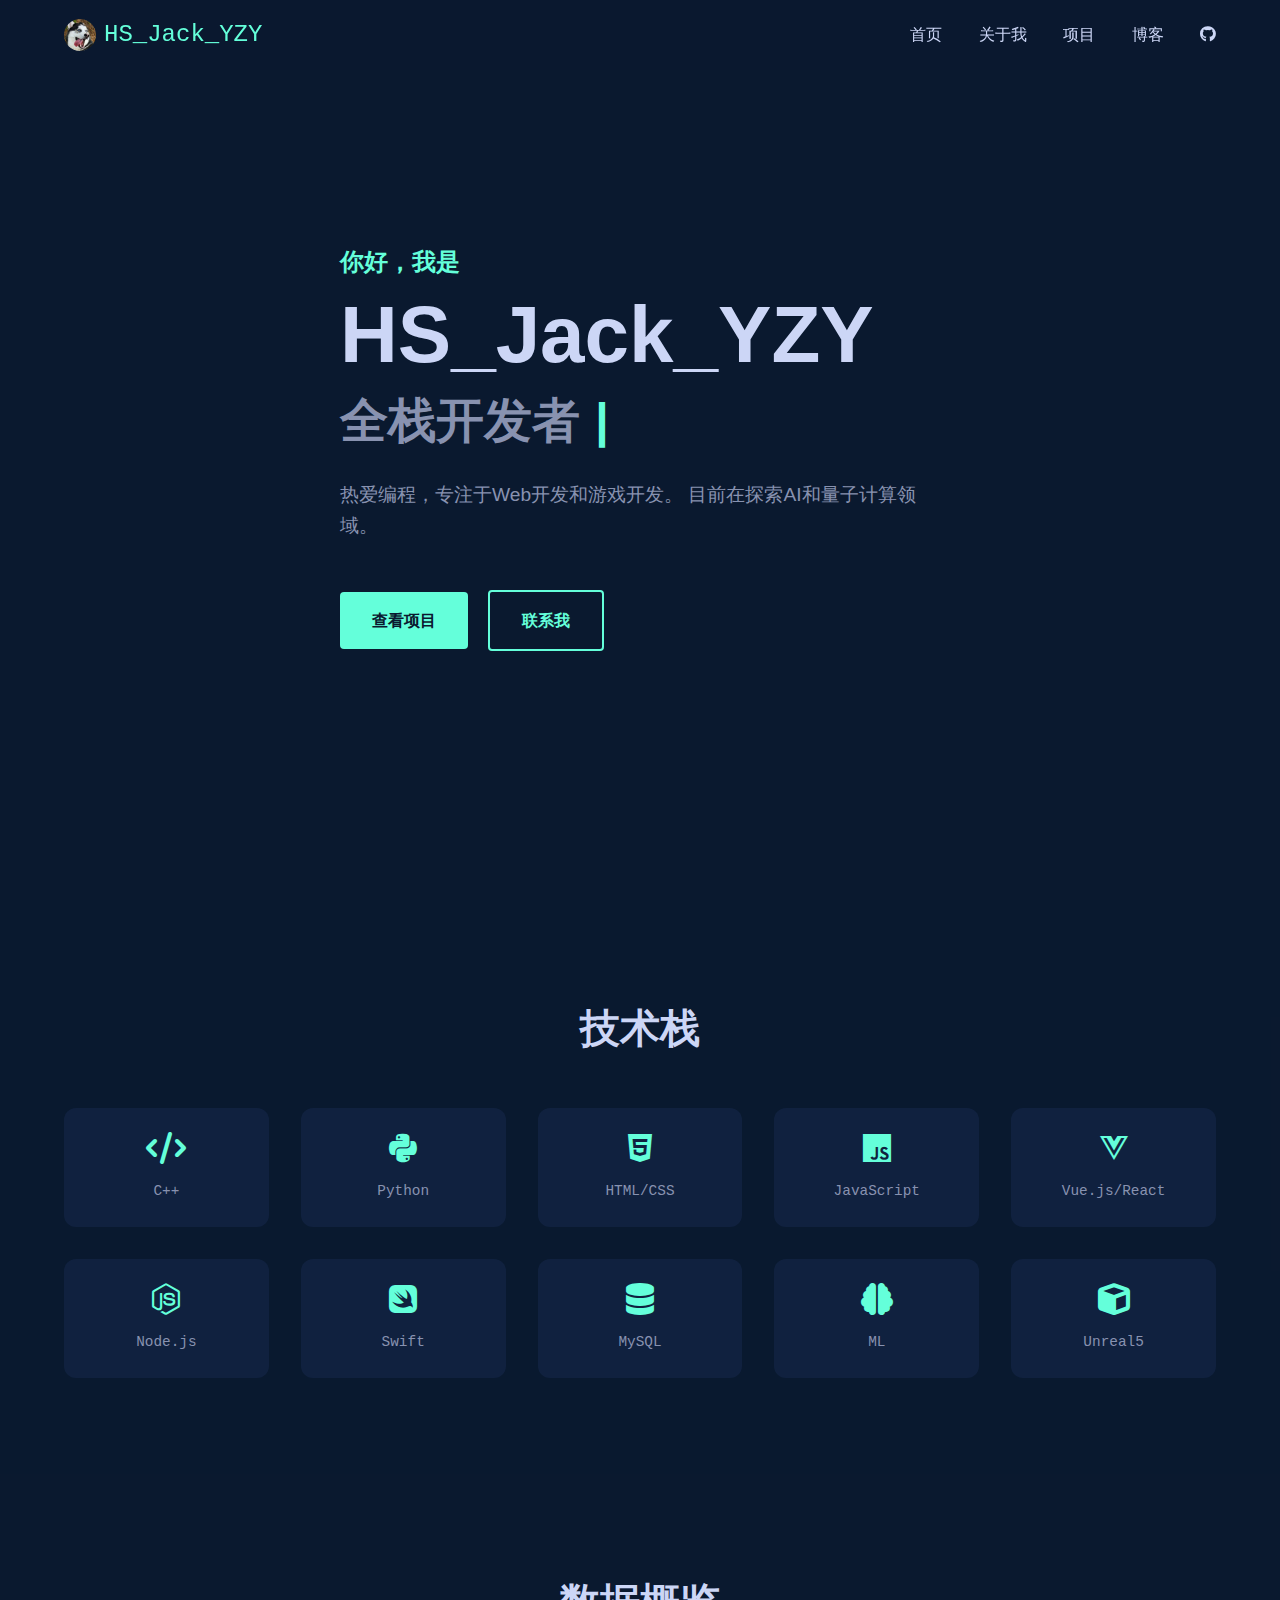
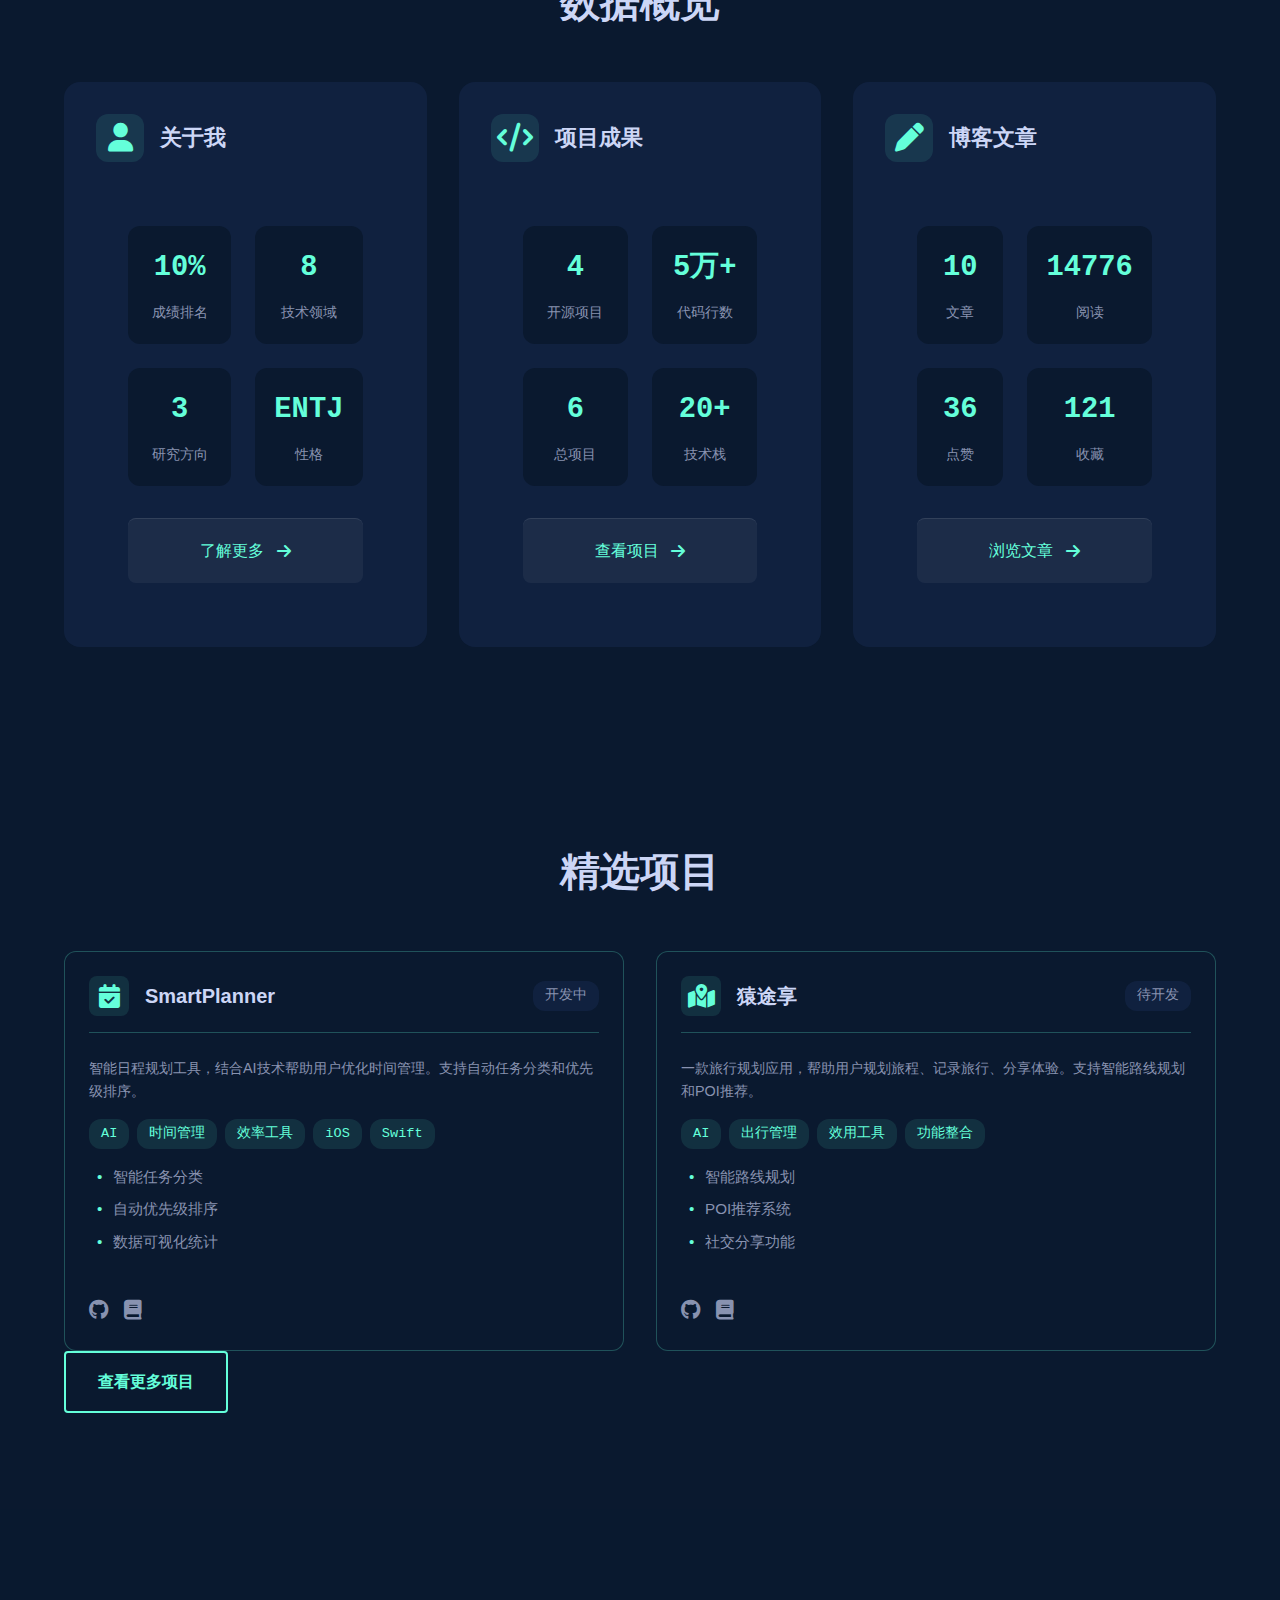
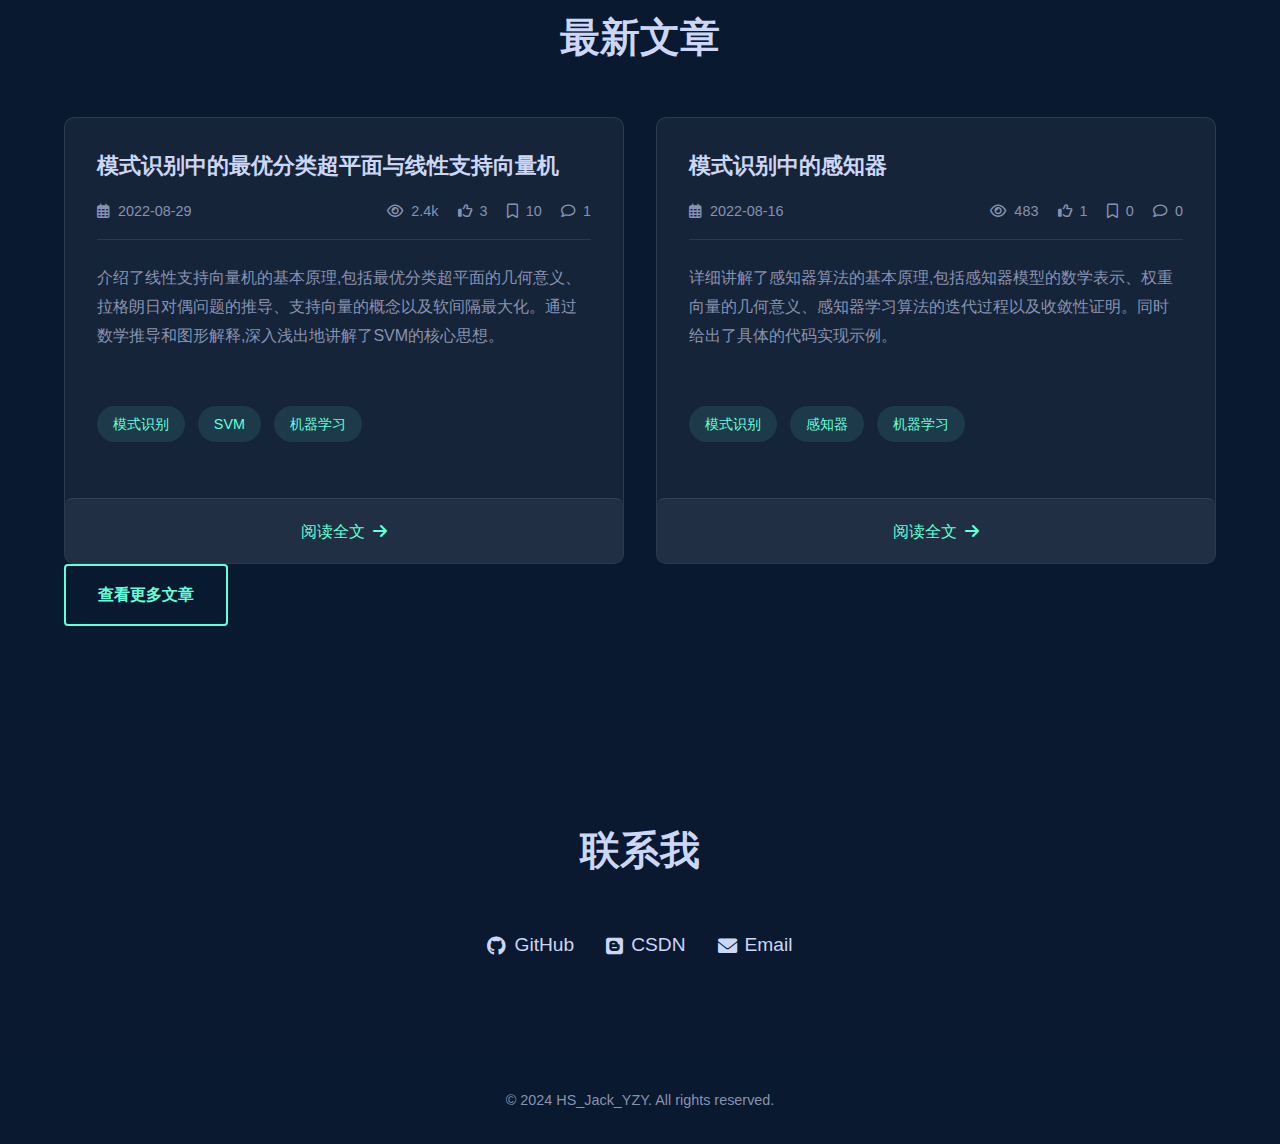
<file: index.html>
<!DOCTYPE html>
<html lang="zh">
<head>
    <meta charset="UTF-8">
    <meta name="viewport" content="width=device-width, initial-scale=1.0">
    <title>HS_Jack_YZY - 个人网站</title>
    <link rel="stylesheet" href="css/styles.css">
    <link rel="stylesheet" href="css/blog.css">
    <link rel="stylesheet" href="https://cdnjs.cloudflare.com/ajax/libs/font-awesome/6.0.0/css/all.min.css">
    <link rel="icon" href="assets/common/favicon.ico" type="image/x-icon">
</head>
<body>
    <!-- 导航栏 -->
    <nav class="navbar">
        <div class="nav-logo">
            <a href="index.html">
                <img src="assets/common/logo.png" alt="HS_Jack_YZY" class="nav-logo-img">
                <span>HS_Jack_YZY</span>
            </a>
        </div>
        <div class="nav-links">
            <a href="index.html" class="active">首页</a>
            <a href="about.html">关于我</a>
            <a href="projects.html">项目</a>
            <a href="blog.html">博客</a>
            <a href="https://github.com/HS-Jack-YZY" target="_blank" rel="noopener noreferrer">
                <i class="fab fa-github"></i>
            </a>
        </div>
        <button class="nav-toggle">
            <i class="fas fa-bars"></i>
        </button>
    </nav>

    <!-- 首页欢迎区域 -->
    <section id="home" class="hero">
        <div class="hero-content">
            <h1 class="fade-in">
                <span class="greeting">你好，我是</span>
                <span class="name">HS_Jack_YZY</span>
                <span class="title">
                    <span class="typing-text"></span>
                    <span class="typing-cursor">|</span>
                </span>
            </h1>
            <p class="description slide-up">
                热爱编程，专注于Web开发和游戏开发。
                目前在探索AI和量子计算领域。
            </p>
            <div class="cta-buttons">
                <a href="#projects" class="btn primary">查看项目</a>
                <a href="#contact" class="btn secondary">联系我</a>
            </div>
        </div>
    </section>

    <!-- 技能展示区 -->
    <section id="skills" class="skills">
        <h2 class="section-title">技术栈</h2>
        
        
        
        <!-- 技术栈网格 -->
        <div class="skills-grid">
            <div class="skill-item">
                <i class="fas fa-code"></i>
                <span>C++</span>
            </div>
            <div class="skill-item">
                <i class="fab fa-python"></i>
                <span>Python</span>
            </div>
            <div class="skill-item">
                <i class="fab fa-html5"></i>
                <span>HTML/CSS</span>
            </div>
            <div class="skill-item">
                <i class="fab fa-js"></i>
                <span>JavaScript</span>
            </div>
            <div class="skill-item">
                <i class="fab fa-vuejs"></i>
                <span>Vue.js/React</span>
            </div>
            <div class="skill-item">
                <i class="fab fa-node-js"></i>
                <span>Node.js</span>
            </div>
            <div class="skill-item">
                <i class="fab fa-swift"></i>
                <span>Swift</span>
            </div>
            <div class="skill-item">
                <i class="fas fa-database"></i>
                <span>MySQL</span>
            </div>
            <div class="skill-item">
                <i class="fas fa-brain"></i>
                <span>ML</span>
            </div>
            <div class="skill-item">
                <i class="fas fa-cube"></i>
                <span>Unreal5</span>
            </div>
        </div>
    </section>

    <!-- Dashboard统计展示 -->
    <section id="dashboard" class="dashboard">
        <h2 class="section-title">数据概览</h2>
        <div class="dashboard-grid">
            <!-- 关于我卡片 -->
            <div class="dashboard-card about-card">
                <div class="card-header">
                    <i class="fas fa-user"></i>
                    <h3>关于我</h3>
                </div>
                <div class="card-content">
                    <div class="stat-grid">
                        <div class="stat-box">
                            <span class="stat-number">10%</span>
                            <span class="stat-label">成绩排名</span>
                        </div>
                        <div class="stat-box">
                            <span class="stat-number">8</span>
                            <span class="stat-label">技术领域</span>
                        </div>
                        <div class="stat-box">
                            <span class="stat-number">3</span>
                            <span class="stat-label">研究方向</span>
                        </div>
                        <div class="stat-box">
                            <span class="stat-number">ENTJ</span>
                            <span class="stat-label">性格</span>
                        </div>
                    </div>
                    <a href="about.html" class="card-link">
                        <span>了解更多</span>
                        <i class="fas fa-arrow-right"></i>
                    </a>
                </div>
            </div>
            
            <!-- 项目卡片 -->
            <div class="dashboard-card projects-card">
                <div class="card-header">
                    <i class="fas fa-code"></i>
                    <h3>项目成果</h3>
                </div>
                <div class="card-content">
                    <div class="stat-grid">
                        <div class="stat-box">
                            <span class="stat-number">4</span>
                            <span class="stat-label">开源项目</span>
                        </div>
                        <div class="stat-box">
                            <span class="stat-number">5万+</span>
                            <span class="stat-label">代码行数</span>
                        </div>
                        <div class="stat-box">
                            <span class="stat-number">6</span>
                            <span class="stat-label">总项目</span>
                        </div>
                        <div class="stat-box">
                            <span class="stat-number">20+</span>
                            <span class="stat-label">技术栈</span>
                        </div>
                    </div>
                    <a href="projects.html" class="card-link">
                        <span>查看项目</span>
                        <i class="fas fa-arrow-right"></i>
                    </a>
                </div>
            </div>
            
            <!-- 博客卡片 -->
            <div class="dashboard-card projects-card">
                <div class="card-header">
                    <i class="fas fa-pen"></i>
                    <h3>博客文章</h3>
                </div>
                <div class="card-content">
                    <div class="stat-grid">
                        <div class="stat-box">
                            <span class="stat-number">10</span>
                            <span class="stat-label">文章</span>
                        </div>
                        <div class="stat-box">
                            <span class="stat-number">14776</span>
                            <span class="stat-label">阅读</span>
                        </div>
                        <div class="stat-box">
                            <span class="stat-number">36</span>
                            <span class="stat-label">点赞</span>
                        </div>
                        <div class="stat-box">
                            <span class="stat-number">121</span>
                            <span class="stat-label">收藏</span>
                        </div>
                    </div>
                    <a href="blog.html" class="card-link">
                        <span>浏览文章</span>
                        <i class="fas fa-arrow-right"></i>
                    </a>
                </div>
            </div>
        </div>
    </section>

    <!-- 最新项目预览 -->
    <section id="featured-projects" class="featured-projects">
        <h2 class="section-title">精选项目</h2>
        <div class="projects-grid">
            <!-- 项目卡片将由JavaScript动态生成 -->
        </div>
        <div class="view-more">
            <a href="projects.html" class="btn secondary">查看更多项目</a>
        </div>
    </section>

    <!-- 最新博客预览 -->
    <section id="latest-posts" class="latest-posts">
        <h2 class="section-title">最新文章</h2>
        <div class="posts-grid">
            <!-- 文章卡片将由JavaScript动态生成 -->
        </div>
        <div class="view-more">
            <a href="blog.html" class="btn secondary">查看更多文章</a>
        </div>
    </section>

    <!-- 联系部分 -->
    <section id="contact" class="contact">
        <h2 class="section-title">联系我</h2>
        <div class="contact-content">
            <div class="contact-info">
                <a href="https://github.com/HS-Jack-YZY" target="_blank" rel="noopener noreferrer" class="social-link hover-effect">
                    <i class="fab fa-github"></i> GitHub
                </a>
                <a href="https://blog.csdn.net/HS_Jack_ZZZ" target="_blank" rel="noopener noreferrer" class="social-link hover-effect">
                    <i class="fab fa-blogger"></i> CSDN
                </a>
                <a href="mailto:906581067@qq.com" class="social-link hover-effect">
                    <i class="fas fa-envelope"></i> Email
                </a>
            </div>
        </div>
    </section>

    <!-- 页脚 -->
    <footer class="footer">
        <div class="footer-content">
            <p>&copy; 2024 HS_Jack_YZY. All rights reserved.</p>
        </div>
    </footer>

    <!-- 脚本引用 -->
    <script src="js/projects.js"></script>
    <script src="js/blog.js"></script>
    <script src="js/index.js"></script>
</body>
</html>
</file>
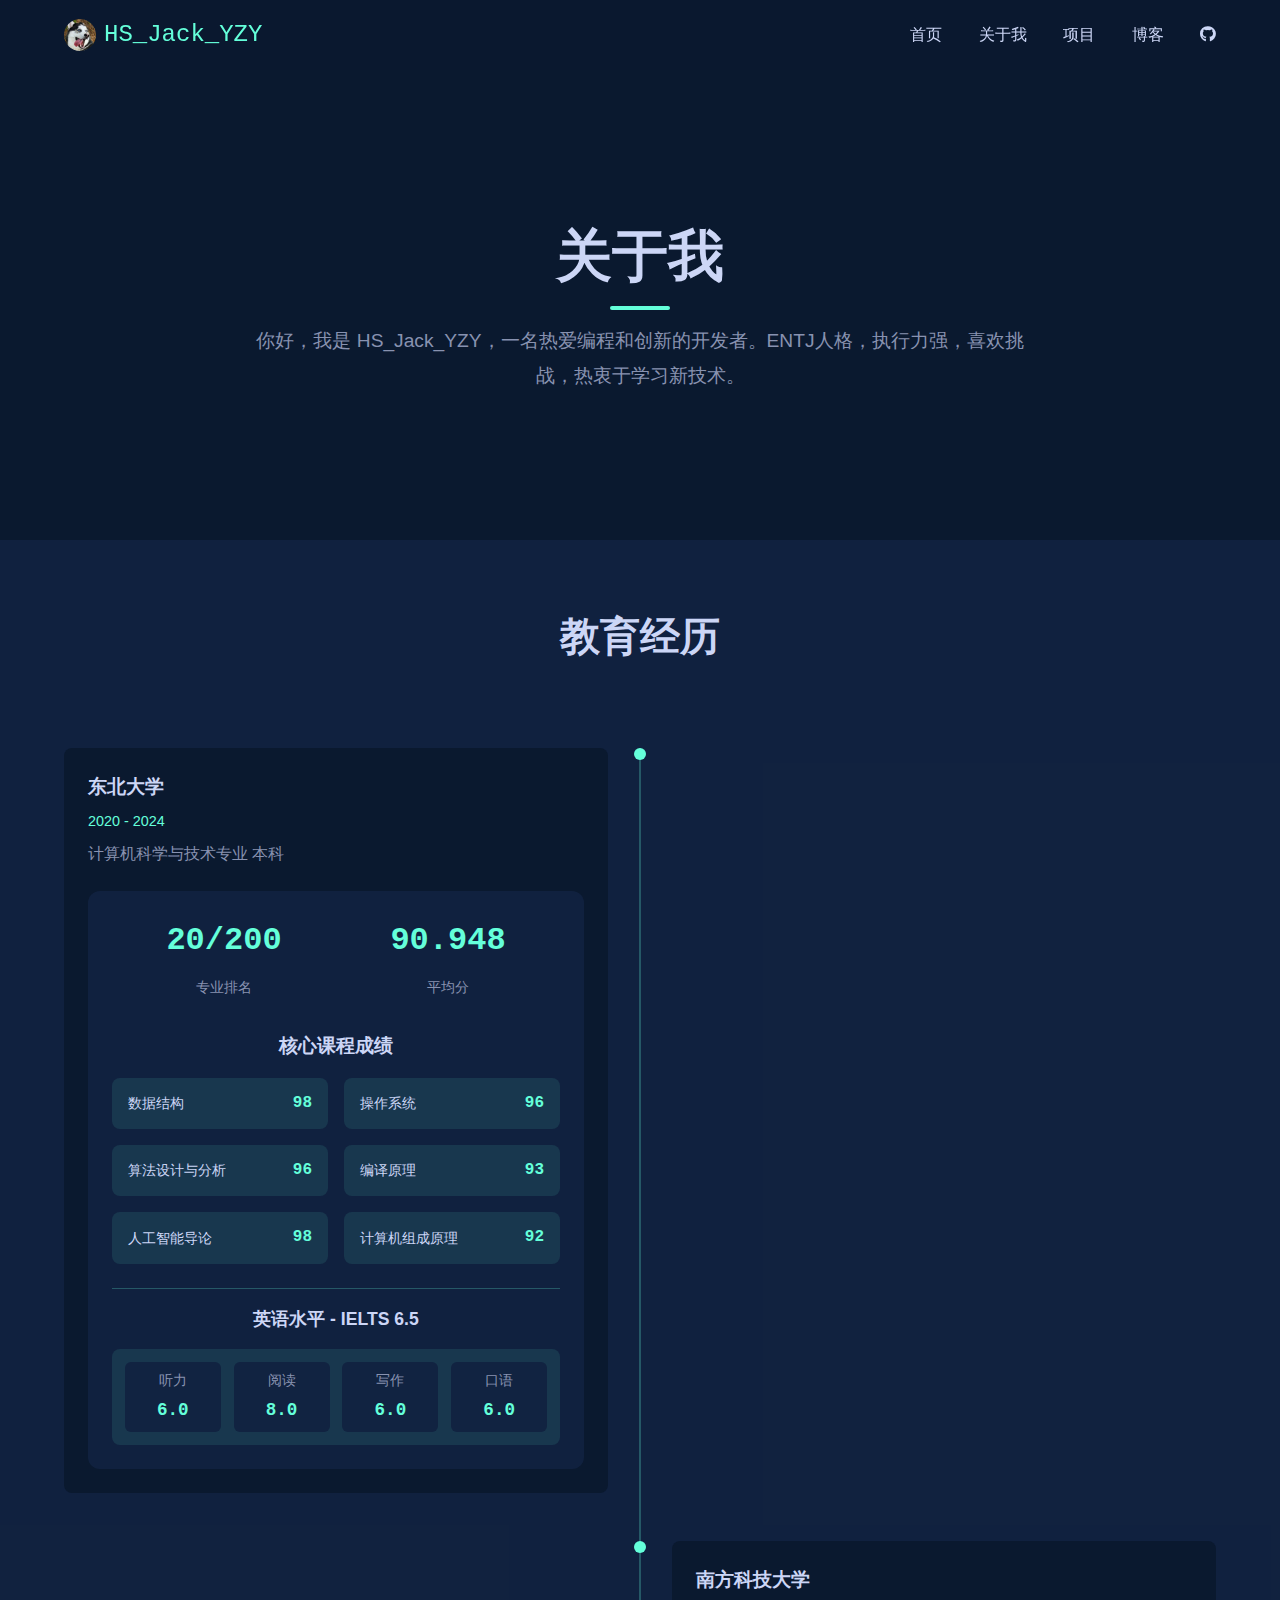
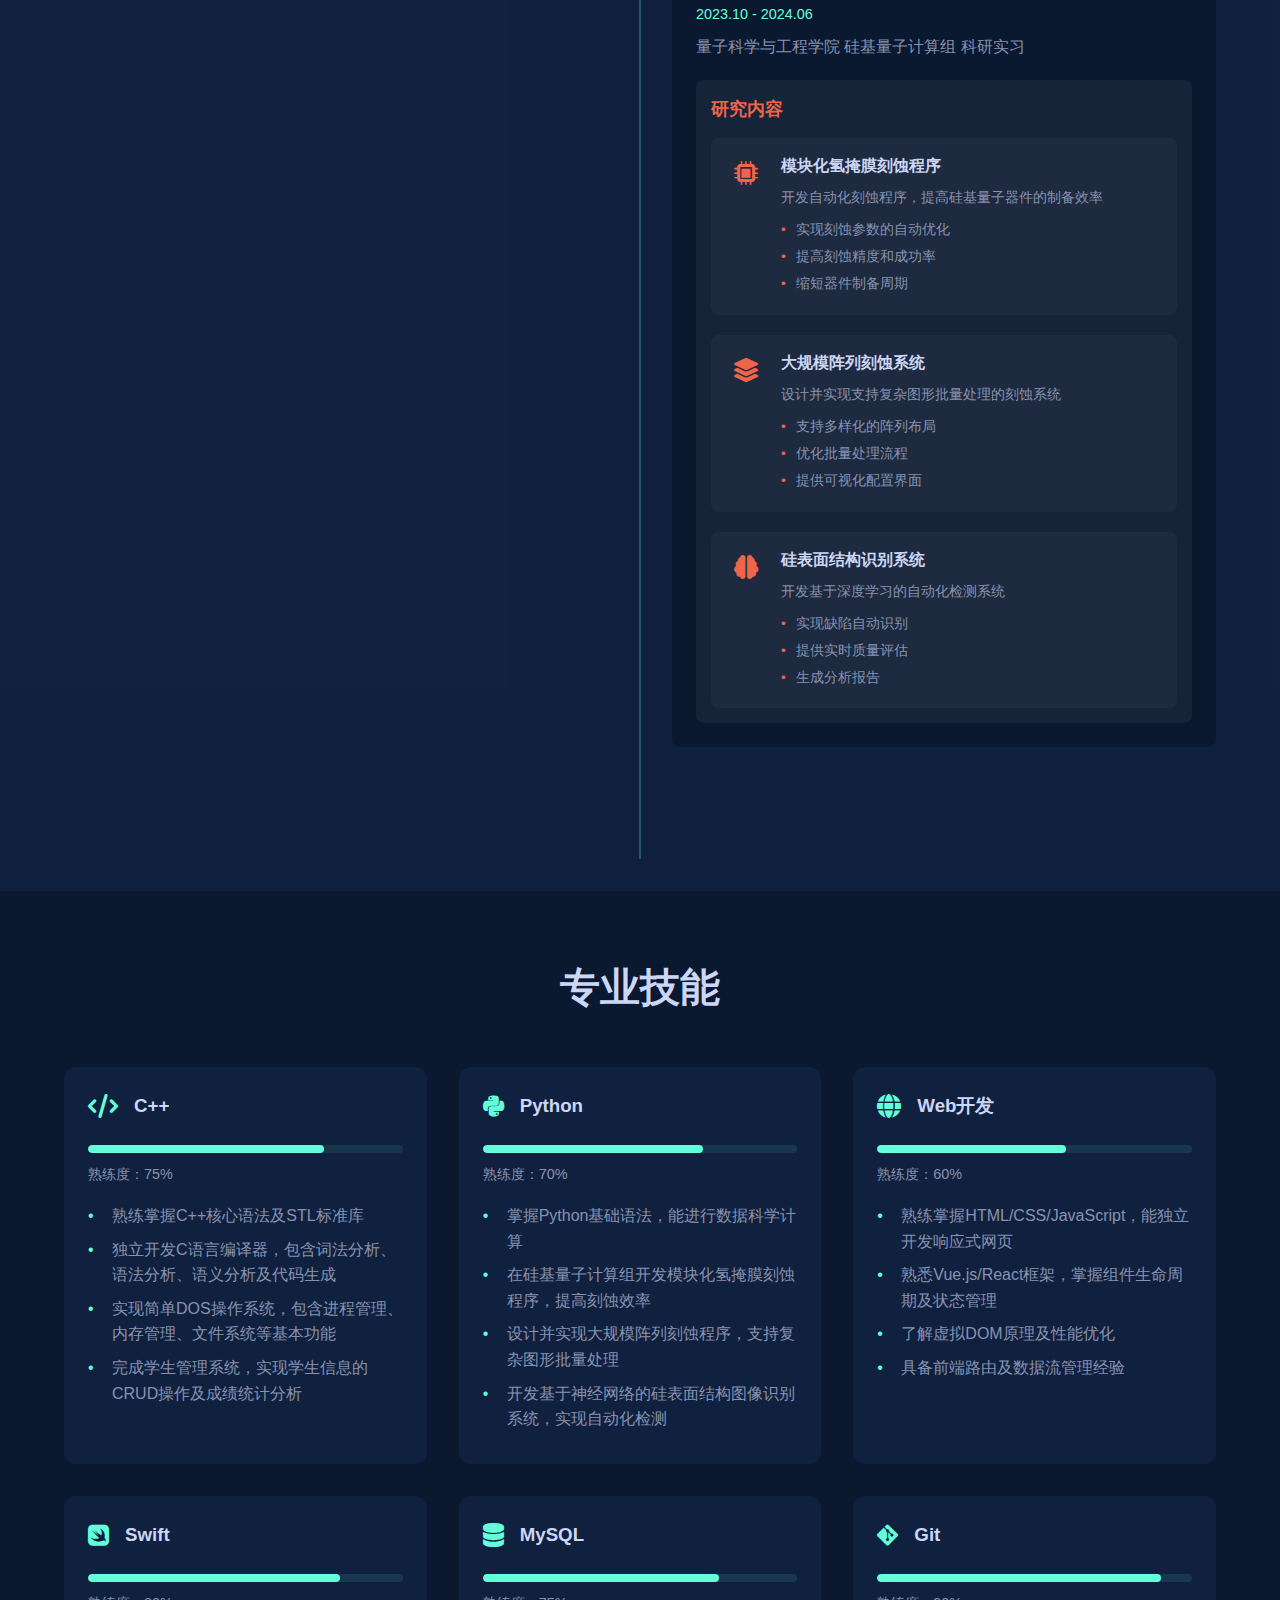
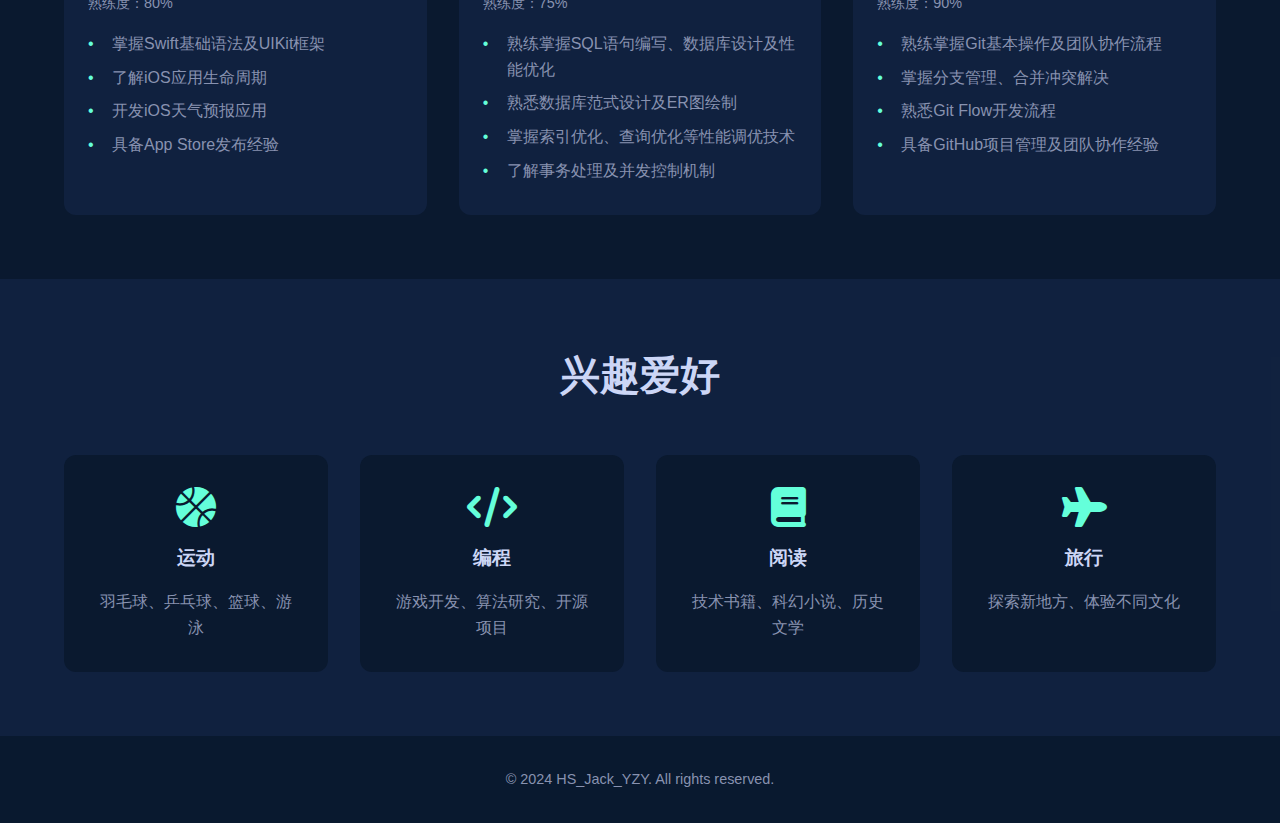
<file: about.html>
<!DOCTYPE html>
<html lang="zh">
<head>
    <meta charset="UTF-8">
    <meta name="viewport" content="width=device-width, initial-scale=1.0">
    <title>HS_Jack_YZY - 关于我</title>
    <link rel="stylesheet" href="css/styles.css">
    <link rel="stylesheet" href="https://cdnjs.cloudflare.com/ajax/libs/font-awesome/6.0.0/css/all.min.css">
    <link rel="icon" href="assets/common/favicon.ico" type="image/x-icon">
    
</head>
<body>
    <!-- 导航栏 -->
    <nav class="navbar">
        <div class="nav-logo">
            <a href="index.html">
                <img src="assets/common/logo.png" alt="HS_Jack_YZY" class="nav-logo-img">
                <span>HS_Jack_YZY</span>
            </a>
        </div>
        <div class="nav-links">
            <a href="index.html">首页</a>
            <a href="about.html" class="active">关于我</a>
            <a href="projects.html">项目</a>
            <a href="blog.html">博客</a>
            <a href="https://github.com/HS-Jack-YZY" target="_blank" rel="noopener noreferrer">
                <i class="fab fa-github"></i>
            </a>
        </div>
        <button class="nav-toggle">
            <i class="fas fa-bars"></i>
        </button>
    </nav>

    <!-- 个人简介 -->
    <section class="about-hero">
        <div class="about-container">
            <div class="about-content">
                <h1 class="projects-title fade-in">关于我</h1>
                <div class="about-intro slide-up">
                    <p class="intro-text">你好，我是 HS_Jack_YZY，一名热爱编程和创新的开发者。ENTJ人格，执行力强，喜欢挑战，热衷于学习新技术。</p>
                </div>
            </div>
        </div>
    </section>

    <!-- 教育背景 -->
    <section class="education">
        <div class="section-container">
            <h2 class="section-title">教育经历</h2>
            <div class="timeline">
                <div class="timeline-item">
                    <div class="timeline-dot"></div>
                    <div class="timeline-content">
                        <h3>东北大学</h3>
                        <p class="timeline-period">2020 - 2024</p>
                        <p class="timeline-description">计算机科学与技术专业 本科</p>
                        <div class="academic-stats">
                            <div class="stat-row">
                                <div class="stat-item">
                                    <span class="stat-value">20/200</span>
                                    <span class="stat-label">专业排名</span>
                                </div>
                                <div class="stat-item">
                                    <span class="stat-value">90.948</span>
                                    <span class="stat-label">平均分</span>
                                </div>
                            </div>
                            <div class="course-highlights">
                                <h4>核心课程成绩</h4>
                                <div class="course-grid">
                                    <div class="course-item">
                                        <span class="course-name">数据结构</span>
                                        <span class="course-score">98</span>
                                    </div>
                                    <div class="course-item">
                                        <span class="course-name">操作系统</span>
                                        <span class="course-score">96</span>
                                    </div>
                                    <div class="course-item">
                                        <span class="course-name">算法设计与分析</span>
                                        <span class="course-score">96</span>
                                    </div>
                                    <div class="course-item">
                                        <span class="course-name">编译原理</span>
                                        <span class="course-score">93</span>
                                    </div>
                                    <div class="course-item">
                                        <span class="course-name">人工智能导论</span>
                                        <span class="course-score">98</span>
                                    </div>
                                    <div class="course-item">
                                        <span class="course-name">计算机组成原理</span>
                                        <span class="course-score">92</span>
                                    </div>
                                </div>
                            </div>
                            <div class="language-section">
                                <h4>英语水平 - IELTS 6.5</h4>
                                <div class="language-grid">
                                    <div class="language-item">
                                        <span class="language-label">听力</span>
                                        <span class="language-score">6.0</span>
                                    </div>
                                    <div class="language-item">
                                        <span class="language-label">阅读</span>
                                        <span class="language-score">8.0</span>
                                    </div>
                                    <div class="language-item">
                                        <span class="language-label">写作</span>
                                        <span class="language-score">6.0</span>
                                    </div>
                                    <div class="language-item">
                                        <span class="language-label">口语</span>
                                        <span class="language-score">6.0</span>
                                    </div>
                                </div>
                            </div>
                        </div>
                    </div>
                </div>
                <div class="timeline-item">
                    <div class="timeline-dot"></div>
                    <div class="timeline-content">
                        <h3>南方科技大学</h3>
                        <p class="timeline-period">2023.10 - 2024.06</p>
                        <p class="timeline-description">量子科学与工程学院 硅基量子计算组 科研实习</p>
                        <div class="research-details">
                            <h4>研究内容</h4>
                            <div class="research-grid">
                                <div class="research-item">
                                    <div class="research-icon">
                                        <i class="fas fa-microchip"></i>
                                    </div>
                                    <div class="research-content">
                                        <h5>模块化氢掩膜刻蚀程序</h5>
                                        <p>开发自动化刻蚀程序，提高硅基量子器件的制备效率</p>
                                        <ul class="achievement-list">
                                            <li>实现刻蚀参数的自动优化</li>
                                            <li>提高刻蚀精度和成功率</li>
                                            <li>缩短器件制备周期</li>
                                        </ul>
                                    </div>
                                </div>
                                <div class="research-item">
                                    <div class="research-icon">
                                        <i class="fas fa-layer-group"></i>
                                    </div>
                                    <div class="research-content">
                                        <h5>大规模阵列刻蚀系统</h5>
                                        <p>设计并实现支持复杂图形批量处理的刻蚀系统</p>
                                        <ul class="achievement-list">
                                            <li>支持多样化的阵列布局</li>
                                            <li>优化批量处理流程</li>
                                            <li>提供可视化配置界面</li>
                                        </ul>
                                    </div>
                                </div>
                                <div class="research-item">
                                    <div class="research-icon">
                                        <i class="fas fa-brain"></i>
                                    </div>
                                    <div class="research-content">
                                        <h5>硅表面结构识别系统</h5>
                                        <p>开发基于深度学习的自动化检测系统</p>
                                        <ul class="achievement-list">
                                            <li>实现缺陷自动识别</li>
                                            <li>提供实时质量评估</li>
                                            <li>生成分析报告</li>
                                        </ul>
                                    </div>
                                </div>
                            </div>
                        </div>
                    </div>
                </div>
            </div>
        </div>
    </section>

    <!-- 技能展示 -->
    <section class="skills-section">
        <div class="section-container">
            <h2 class="section-title">专业技能</h2>
            <div class="about-skills-grid">
                <!-- C++ -->
                <div class="about-skill-card">
                    <div class="skill-header">
                        <i class="fas fa-code"></i>
                        <h3>C++</h3>
                    </div>
                    <div class="skill-content">
                        <div class="skill-level">
                            <div class="level-bar">
                                <div class="level-fill" style="width: 75%"></div>
                            </div>
                            <span>熟练度：75%</span>
                        </div>
                        <ul class="skill-details">
                            <li>熟练掌握C++核心语法及STL标准库</li>
                            <li>独立开发C语言编译器，包含词法分析、语法分析、语义分析及代码生成</li>
                            <li>实现简单DOS操作系统，包含进程管理、内存管理、文件系统等基本功能</li>
                            <li>完成学生管理系统，实现学生信息的CRUD操作及成绩统计分析</li>
                        </ul>
                    </div>
                </div>

                <!-- Python -->
                <div class="about-skill-card">
                    <div class="skill-header">
                        <i class="fab fa-python"></i>
                        <h3>Python</h3>
                    </div>
                    <div class="skill-content">
                        <div class="skill-level">
                            <div class="level-bar">
                                <div class="level-fill" style="width: 70%"></div>
                            </div>
                            <span>熟练度：70%</span>
                        </div>
                        <ul class="skill-details">
                            <li>掌握Python基础语法，能进行数据科学计算</li>
                            <li>在硅基量子计算组开发模块化氢掩膜刻蚀程序，提高刻蚀效率</li>
                            <li>设计并实现大规模阵列刻蚀程序，支持复杂图形批量处理</li>
                            <li>开发基于神经网络的硅表面结构图像识别系统，实现自动化检测</li>
                        </ul>
                    </div>
                </div>

                <!-- Web开发 -->
                <div class="about-skill-card">
                    <div class="skill-header">
                        <i class="fas fa-globe"></i>
                        <h3>Web开发</h3>
                    </div>
                    <div class="skill-content">
                        <div class="skill-level">
                            <div class="level-bar">
                                <div class="level-fill" style="width: 60%"></div>
                            </div>
                            <span>熟练度：60%</span>
                        </div>
                        <ul class="skill-details">
                            <li>熟练掌握HTML/CSS/JavaScript，能独立开发响应式网页</li>
                            <li>熟悉Vue.js/React框架，掌握组件生命周期及状态管理</li>
                            <li>了解虚拟DOM原理及性能优化</li>
                            <li>具备前端路由及数据流管理经验</li>
                        </ul>
                    </div>
                </div>

                <!-- Swift -->
                <div class="about-skill-card">
                    <div class="skill-header">
                        <i class="fab fa-swift"></i>
                        <h3>Swift</h3>
                    </div>
                    <div class="skill-content">
                        <div class="skill-level">
                            <div class="level-bar">
                                <div class="level-fill" style="width: 80%"></div>
                            </div>
                            <span>熟练度：80%</span>
                        </div>
                        <ul class="skill-details">
                            <li>掌握Swift基础语法及UIKit框架</li>
                            <li>了解iOS应用生命周期</li>
                            <li>开发iOS天气预报应用</li>
                            <li>具备App Store发布经验</li>
                        </ul>
                    </div>
                </div>

                <!-- 数据库 -->
                <div class="about-skill-card">
                    <div class="skill-header">
                        <i class="fas fa-database"></i>
                        <h3>MySQL</h3>
                    </div>
                    <div class="skill-content">
                        <div class="skill-level">
                            <div class="level-bar">
                                <div class="level-fill" style="width: 75%"></div>
                            </div>
                            <span>熟练度：75%</span>
                        </div>
                        <ul class="skill-details">
                            <li>熟练掌握SQL语句编写、数据库设计及性能优化</li>
                            <li>熟悉数据库范式设计及ER图绘制</li>
                            <li>掌握索引优化、查询优化等性能调优技术</li>
                            <li>了解事务处理及并发控制机制</li>
                        </ul>
                    </div>
                </div>

                <!-- Git -->
                <div class="about-skill-card">
                    <div class="skill-header">
                        <i class="fab fa-git-alt"></i>
                        <h3>Git</h3>
                    </div>
                    <div class="skill-content">
                        <div class="skill-level">
                            <div class="level-bar">
                                <div class="level-fill" style="width: 90%"></div>
                            </div>
                            <span>熟练度：90%</span>
                        </div>
                        <ul class="skill-details">
                            <li>熟练掌握Git基本操作及团队协作流程</li>
                            <li>掌握分支管理、合并冲突解决</li>
                            <li>熟悉Git Flow开发流程</li>
                            <li>具备GitHub项目管理及团队协作经验</li>
                        </ul>
                    </div>
                </div>
            </div>
        </div>
    </section>

    <!-- 兴趣爱好 -->
    <section class="interests">
        <div class="section-container">
            <h2 class="section-title">兴趣爱好</h2>
            <div class="interests-grid">
                <div class="interest-card">
                    <i class="fas fa-basketball-ball"></i>
                    <h3>运动</h3>
                    <p>羽毛球、乒乓球、篮球、游泳</p>
                </div>
                <div class="interest-card">
                    <i class="fas fa-code"></i>
                    <h3>编程</h3>
                    <p>游戏开发、算法研究、开源项目</p>
                </div>
                <div class="interest-card">
                    <i class="fas fa-book"></i>
                    <h3>阅读</h3>
                    <p>技术书籍、科幻小说、历史文学</p>
                </div>
                <div class="interest-card">
                    <i class="fas fa-plane"></i>
                    <h3>旅行</h3>
                    <p>探索新地方、体验不同文化</p>
                </div>
            </div>
        </div>
    </section>

    <!-- 页脚 -->
    <footer class="footer">
        <div class="footer-content">
            <p>&copy; 2024 HS_Jack_YZY. All rights reserved.</p>
        </div>
    </footer>

    <script>
        // 导航栏滚动效果
        window.addEventListener('scroll', () => {
            const navbar = document.querySelector('.navbar');
            if (window.scrollY > 50) {
                navbar.classList.add('scrolled');
            } else {
                navbar.classList.remove('scrolled');
            }
        });

        // 移动端菜单
        const navToggle = document.querySelector('.nav-toggle');
        const navLinks = document.querySelector('.nav-links');
        navToggle.addEventListener('click', () => {
            navLinks.classList.toggle('active');
        });
    </script>
</body>
</html>
</file>
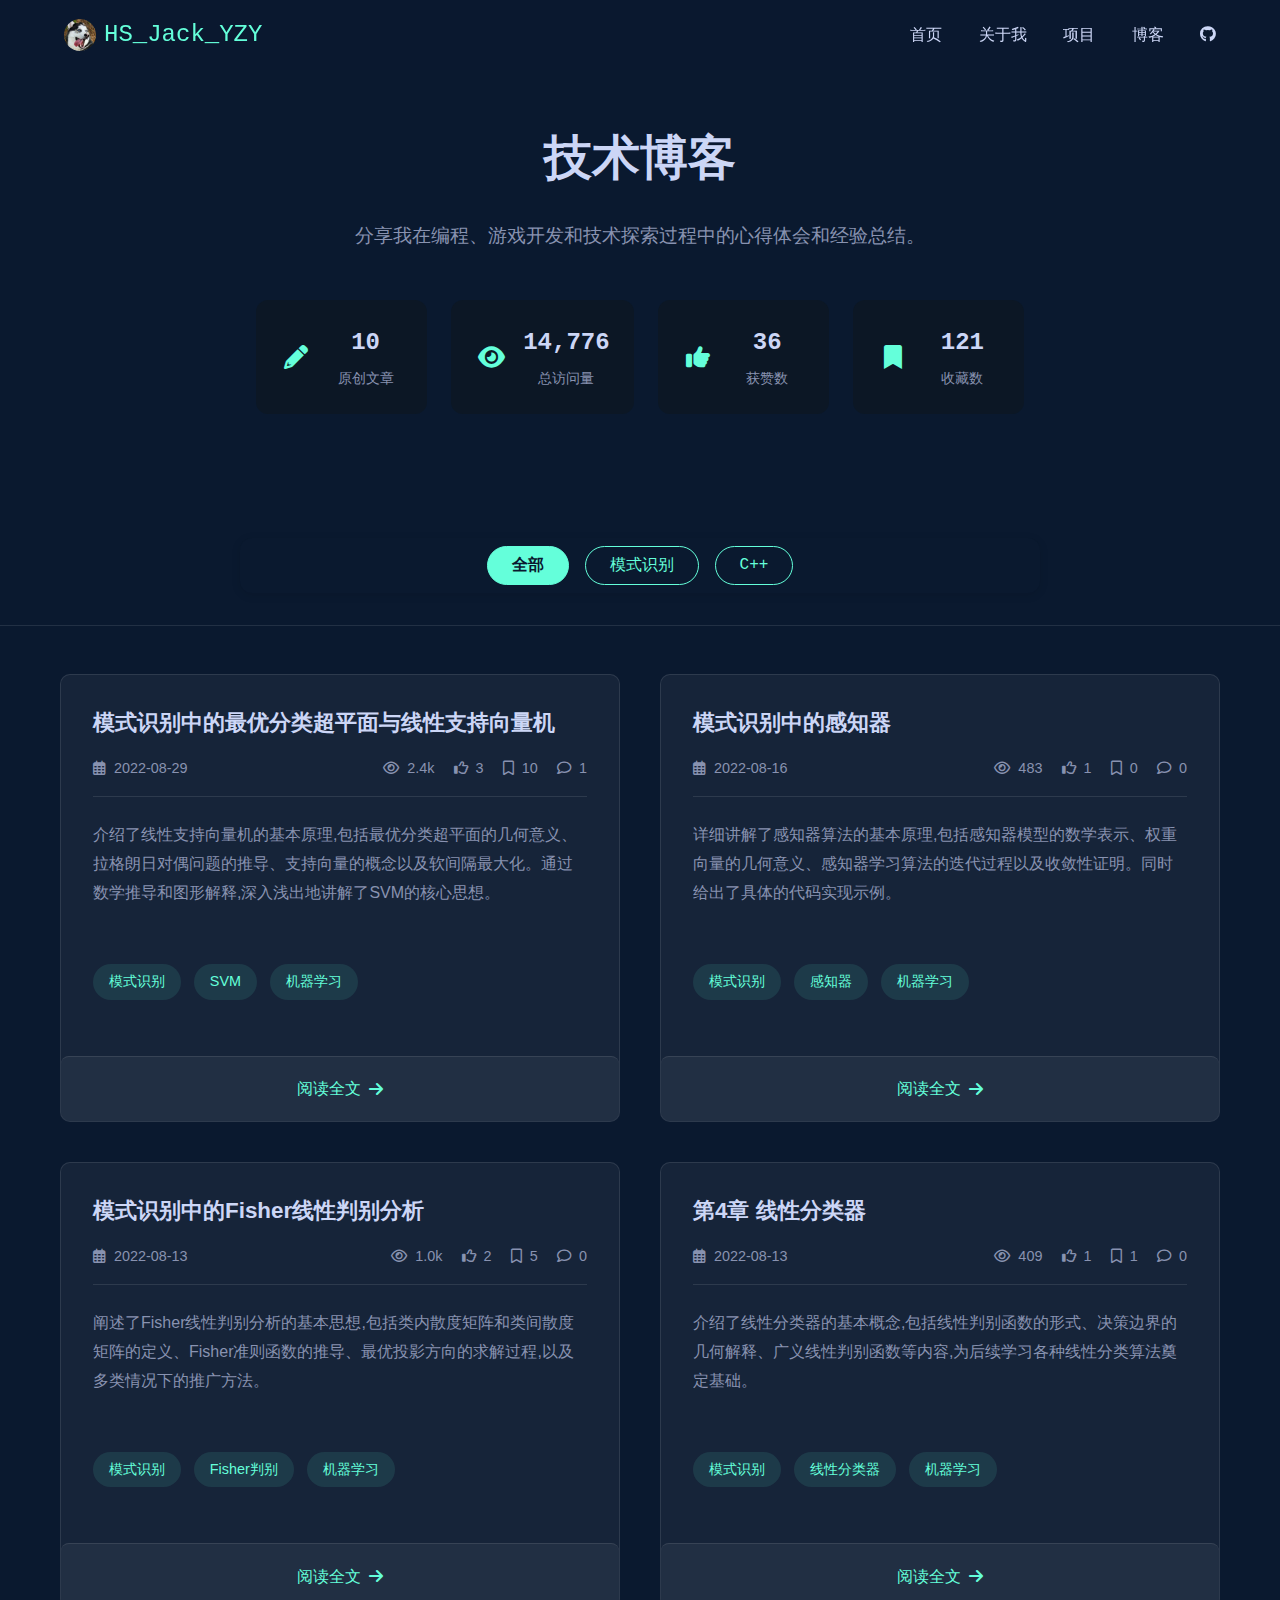
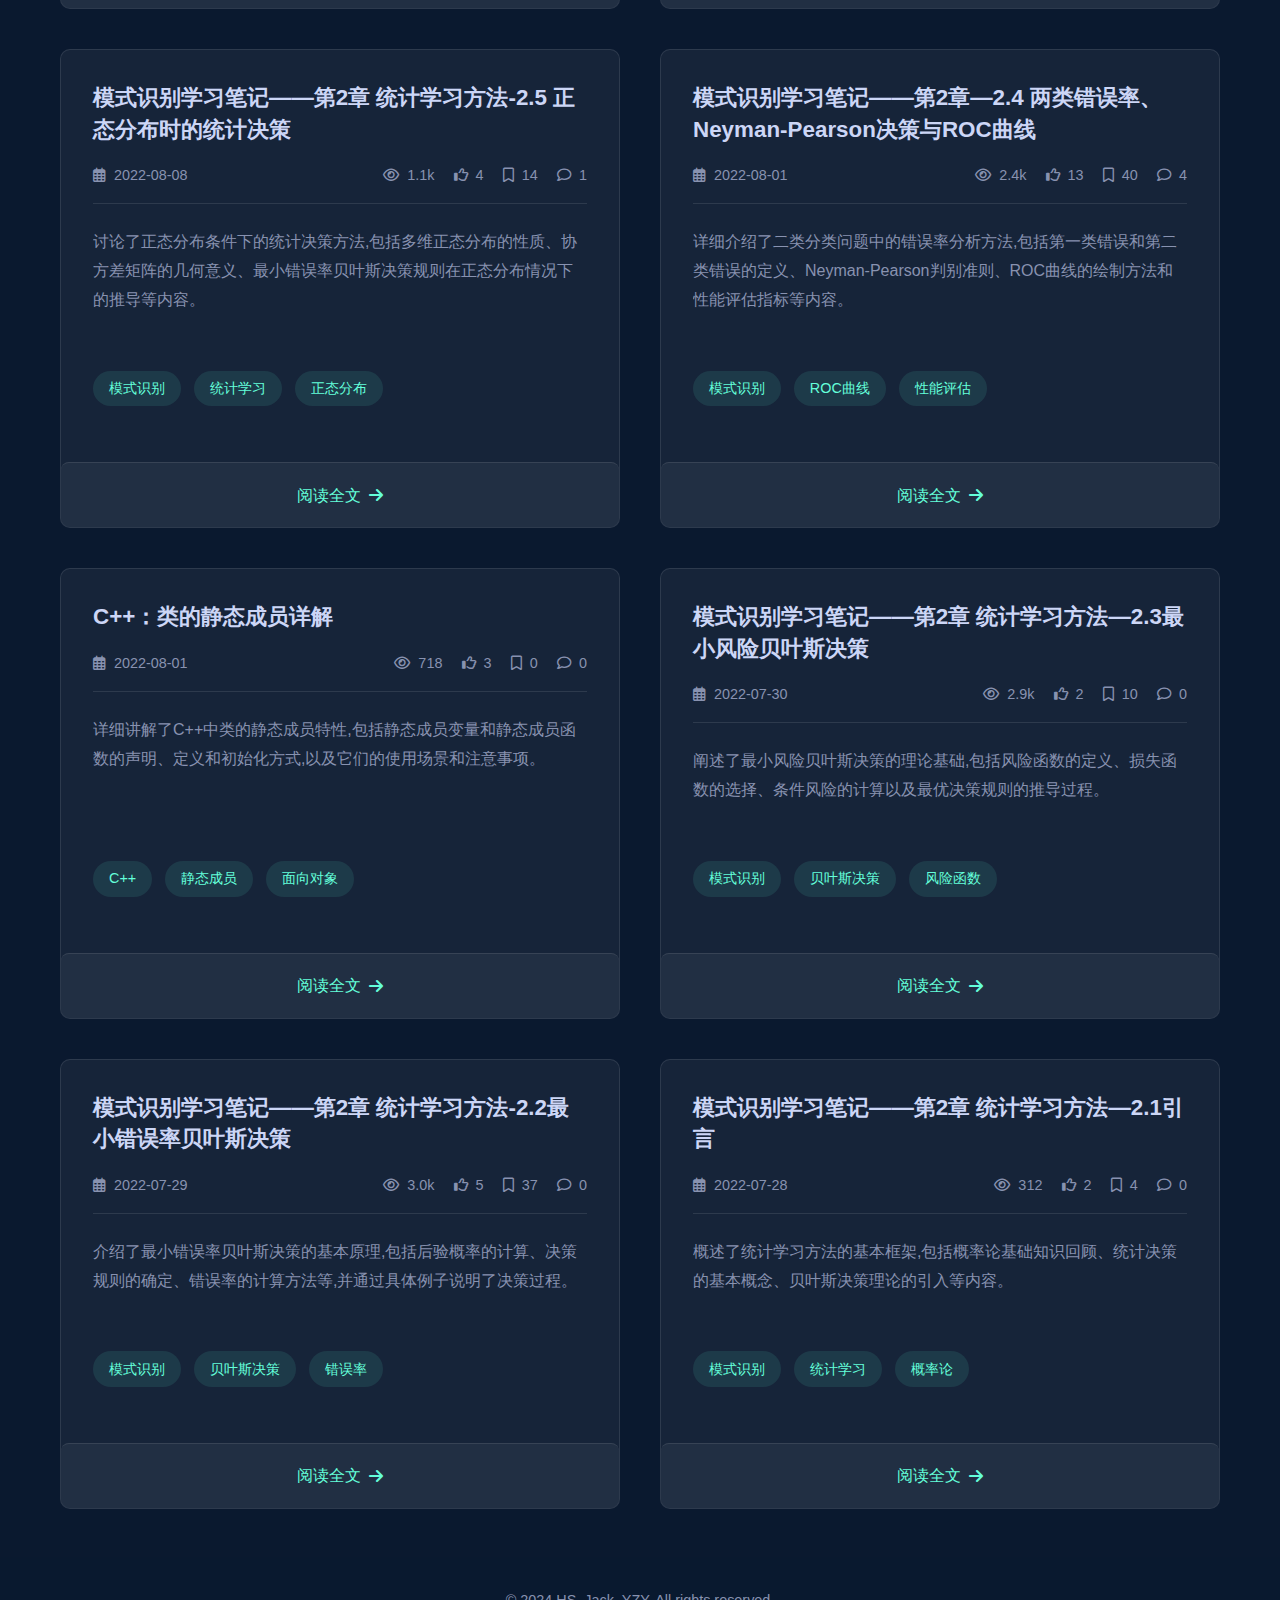
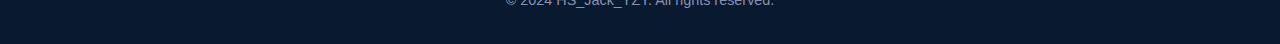
<file: blog.html>
<!DOCTYPE html>
<html lang="zh">
<head>
    <meta charset="UTF-8">
    <meta name="viewport" content="width=device-width, initial-scale=1.0">
    <title>HS_Jack_YZY - 博客</title>
    <link rel="stylesheet" href="css/styles.css">
    <link rel="stylesheet" href="css/blog.css">
    <link rel="stylesheet" href="https://cdnjs.cloudflare.com/ajax/libs/font-awesome/6.0.0/css/all.min.css">
    <link rel="icon" href="assets/common/favicon.ico" type="image/x-icon">
</head>
<body>
    <!-- 导航栏 -->
    <nav class="navbar">
        <div class="nav-logo">
            <a href="index.html">
                <img src="assets/common/logo.png" alt="HS_Jack_YZY" class="nav-logo-img">
                <span>HS_Jack_YZY</span>
            </a>
        </div>
        <div class="nav-links">
            <a href="index.html">首页</a>
            <a href="about.html">关于我</a>
            <a href="projects.html">项目</a>
            <a href="blog.html" class="active">博客</a>
            <a href="https://github.com/HS-Jack-YZY" target="_blank" rel="noopener noreferrer">
                <i class="fab fa-github"></i>
            </a>
        </div>
        <button class="nav-toggle">
            <i class="fas fa-bars"></i>
        </button>
    </nav>

    <!-- 博客头部区域 -->
    <section class="blog-hero">
        <div class="blog-container">
            <h1 class="blog-title fade-in">技术博客</h1>
            <div class="blog-intro slide-up">
                <p class="intro-text">
                    分享我在编程、游戏开发和技术探索过程中的心得体会和经验总结。
                </p>
                <!-- 博客统计信息 -->
                <div class="blog-stats">
                    <div class="stat-item">
                        <i class="fas fa-pencil-alt"></i>
                        <div class="stat-info">
                            <div class="stat-value">10</div>
                            <div class="stat-label">原创文章</div>
                        </div>
                    </div>
                    <div class="stat-item">
                        <i class="fas fa-eye"></i>
                        <div class="stat-info">
                            <div class="stat-value">14,776</div>
                            <div class="stat-label">总访问量</div>
                        </div>
                    </div>
                    <div class="stat-item">
                        <i class="fas fa-thumbs-up"></i>
                        <div class="stat-info">
                            <div class="stat-value">36</div>
                            <div class="stat-label">获赞数</div>
                        </div>
                    </div>
                    <div class="stat-item">
                        <i class="fas fa-bookmark"></i>
                        <div class="stat-info">
                            <div class="stat-value">121</div>
                            <div class="stat-label">收藏数</div>
                        </div>
                    </div>
                </div>
            </div>
        </div>
    </section>

    <!-- 博客分类 -->
    <section class="blog-categories">
        <div class="category-tabs">
            <button class="category-tab active" data-category="all">全部</button>
            <button class="category-tab" data-category="pattern-recognition">模式识别</button>
            <button class="category-tab" data-category="cpp">C++</button>
        </div>
    </section>

    <!-- 博客文章列表 -->
    <section class="blog-posts">
        <!-- 文章卡片将由JavaScript动态生成 -->
    </section>

    <!-- 页脚 -->
    <footer class="footer">
        <div class="footer-content">
            <p>&copy; 2024 HS_Jack_YZY. All rights reserved.</p>
        </div>
    </footer>

    <!-- 文章卡片模板 -->
    <div id="blog-card-template" style="display: none;">
        <article class="blog-card">
            <div class="card-content">
                <h3 class="card-title"></h3>
                <div class="card-meta">
                    <span class="publish-date"></span>
                    <div class="stats">
                        <span class="views"></span>
                        <span class="likes"></span>
                        <span class="bookmarks"></span>
                        <span class="comments"></span>
                    </div>
                </div>
                <p class="card-description"></p>
                <div class="card-tags"></div>
            </div>
            <a class="card-link" target="_blank" rel="noopener noreferrer">
                <span class="read-more">阅读全文 <i class="fas fa-arrow-right"></i></span>
            </a>
        </article>
    </div>

    <script src="js/blog.js"></script>
</body>
</html>
</file>
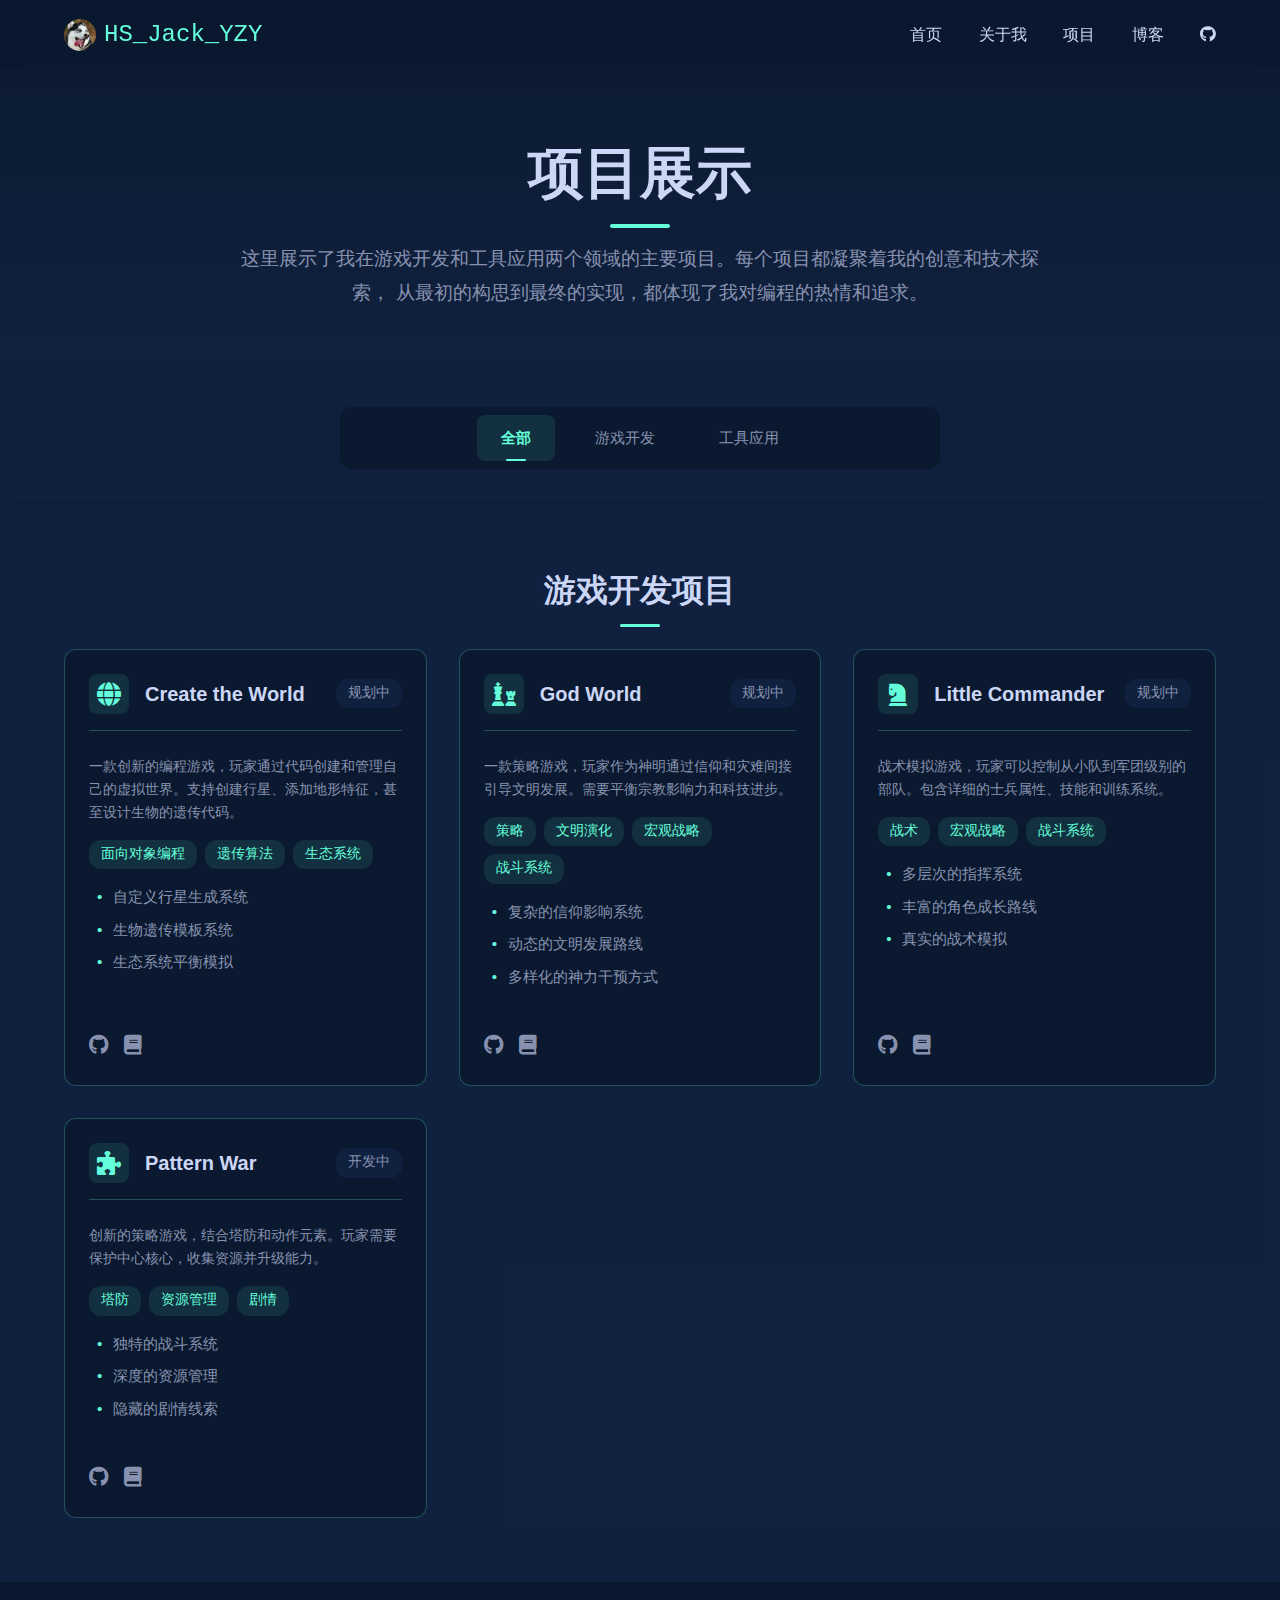
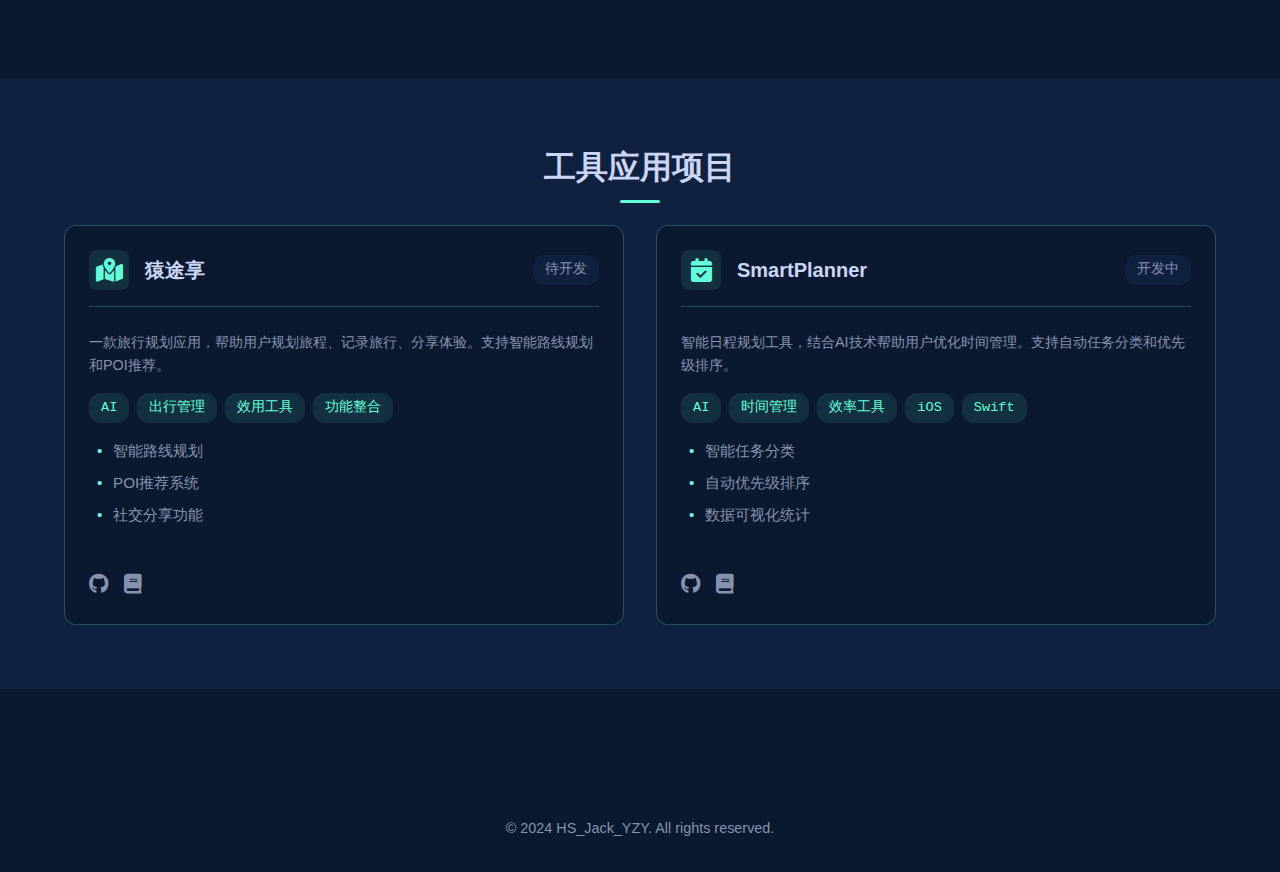
<file: projects.html>
<!DOCTYPE html>
<html lang="zh">
<head>
    <meta charset="UTF-8">
    <meta name="viewport" content="width=device-width, initial-scale=1.0">
    <title>HS_Jack_YZY - 项目</title>
    <link rel="stylesheet" href="css/styles.css">
    <link rel="stylesheet" href="https://cdnjs.cloudflare.com/ajax/libs/font-awesome/6.0.0/css/all.min.css">
    <link rel="icon" href="assets/common/favicon.ico" type="image/x-icon">
</head>
<body>
    <!-- 导航栏 -->
    <nav class="navbar">
        <div class="nav-logo">
            <a href="index.html">
                <img src="assets/common/logo.png" alt="HS_Jack_YZY" class="nav-logo-img">
                <span>HS_Jack_YZY</span>
            </a>
        </div>
        <div class="nav-links">
            <a href="index.html" class="active">首页</a>
            <a href="about.html">关于我</a>
            <a href="projects.html">项目</a>
            <a href="blog.html">博客</a>
            <a href="https://github.com/HS-Jack-YZY" target="_blank" rel="noopener noreferrer">
                <i class="fab fa-github"></i>
            </a>
        </div>
        <button class="nav-toggle">
            <i class="fas fa-bars"></i>
        </button>
    </nav>

    <section class="projects-hero">
        <div class="projects-container">
            <h1 class="projects-title fade-in">项目展示</h1>
            <div class="projects-intro slide-up">
                <p class="intro-text">
                    这里展示了我在游戏开发和工具应用两个领域的主要项目。每个项目都凝聚着我的创意和技术探索，
                    从最初的构思到最终的实现，都体现了我对编程的热情和追求。
                </p>
            </div>
        </div>
            </p>
        </div>
    </section>

    <section class="project-categories">
        <div class="category-tabs">
            <button class="category-tab active" data-category="all">全部</button>
            <button class="category-tab" data-category="game">游戏开发</button>
            <button class="category-tab" data-category="tool">工具应用</button>
        </div>
    </section>

    <section class="projects-showcase">
        <!-- 项目卡片将通过JavaScript动态加载 -->
    </section>

    <script src="js/projects.js"></script>

    <!-- 页脚 -->
    <footer class="footer">
        <div class="footer-content">
            <p>&copy; 2024 HS_Jack_YZY. All rights reserved.</p>
        </div>
    </footer>
    
</body>
</html>
</file>
<file: css/styles.css>
/* 全局样式 */
:root {
    /* 主题色系 */
    --primary-color: #64ffda;
    --primary-color-10: rgba(100, 255, 218, 0.1);
    --primary-color-25: rgba(100, 255, 218, 0.25);
    --primary-color-50: rgba(100, 255, 218, 0.5);
    --primary-color-75: rgba(100, 255, 218, 0.75);
    --secondary-color: #0a192f;
    --text-primary: #ccd6f6;
    --text-secondary: #8892b0;
    --accent-color: #f06449;
    --card-bg: rgba(17, 34, 64, 0.95);
    
    /* 字体 */
    --font-sans: "SF Pro SC", "SF Pro Text", "SF Pro Icons", "PingFang SC", "Helvetica Neue", "Helvetica", "Arial", sans-serif;
    --font-mono: "SF Mono", "Fira Code", "Fira Mono", "Roboto Mono", monospace;
}

/* 基础重置 */
* {
    margin: 0;
    padding: 0;
    box-sizing: border-box;
}

html {
    scroll-behavior: smooth;
}

body {
    font-family: var(--font-sans);
    background-color: var(--secondary-color);
    color: var(--text-primary);
    line-height: 1.6;
}

/* 导航栏 */
.navbar {
    position: fixed;
    top: 0;
    left: 0;
    right: 0;
    padding: 1rem 5%;
    display: flex;
    justify-content: space-between;
    align-items: center;
    background-color: rgba(10, 25, 47, 0.85);
    backdrop-filter: blur(10px);
    z-index: 1000;
    transition: all 0.3s ease;
}

.navbar.scrolled {
    padding: 0.8rem 5%;
    box-shadow: 0 5px 20px rgba(0, 0, 0, 0.1);
}

.nav-logo {
    font-family: var(--font-mono);
    font-size: 1.5rem;
    color: var(--primary-color);
}

.nav-logo a {
    display: flex;
    align-items: center;
    gap: 0.5rem;
    text-decoration: none;
    color: var(--primary-color);
}

.nav-logo-img {
    width: 32px;
    height: 32px;
    border-radius: 50%;
}

.nav-logo span {
    font-family: var(--font-mono);
    font-size: 1.5rem;
}

.nav-links a {
    color: var(--text-primary);
    text-decoration: none;
    margin-left: 2rem;
    transition: color 0.3s ease;
}

.nav-links a:hover {
    color: var(--primary-color);
}

.nav-toggle {
    display: none;
}

/* 首页迎区域 */
.hero {
    min-height: 100vh;
    display: flex;
    align-items: center;
    padding: 0 5%;
    background-color: var(--secondary-color);
}

.hero-content {
    max-width: 1000px;
    margin: 0 auto;
}

.hero h1 {
    font-size: 4rem;
    line-height: 1.1;
    margin-bottom: 2rem;
}

.hero .greeting {
    display: block;
    font-size: 1.5rem;
    color: var(--primary-color);
    margin-bottom: 1rem;
}

.hero .name {
    display: block;
    font-size: 5rem;
    color: var(--text-primary);
    margin-bottom: 1rem;
}

.hero .title {
    display: block;
    font-size: 3rem;
    color: var(--text-secondary);
}

.hero .description {
    font-size: 1.2rem;
    color: var(--text-secondary);
    margin-bottom: 3rem;
    max-width: 600px;
}

/* 按钮样式 */
.btn {
    display: inline-block;
    padding: 1rem 2rem;
    border-radius: 4px;
    text-decoration: none;
    font-weight: 600;
    transition: all 0.3s ease;
    margin-right: 1rem;
}

.btn.primary {
    background-color: var(--primary-color);
    color: var(--secondary-color);
}

.btn.secondary {
    border: 2px solid var(--primary-color);
    color: var(--primary-color);
}

.btn:hover {
    transform: translateY(-3px);
    box-shadow: 0 5px 15px rgba(100, 255, 218, 0.2);
}

/* 技能标签云 */
.skills {
    padding: 6rem 5%;
    background-color: rgba(10, 25, 47, 0.95);
}

.section-title {
    font-size: 2.5rem;
    margin-bottom: 3rem;
    text-align: center;
    color: var(--text-primary);
}

.skills-cloud {
    display: flex;
    flex-wrap: wrap;
    justify-content: center;
    gap: 1rem;
    max-width: 1000px;
    margin: 0 auto;
}

.skill-tag {
    padding: 0.8rem 1.5rem;
    background-color: rgba(100, 255, 218, 0.1);
    color: var(--primary-color);
    border-radius: 4px;
    font-family: var(--font-mono);
    font-size: 0.9rem;
}

/* 项目展示 */
.featured-projects {
    padding: 6rem 5%;
}

.project-grid {
    display: grid;
    grid-template-columns: repeat(auto-fit, minmax(300px, 1fr));
    gap: 2rem;
    max-width: 1200px;
    margin: 0 auto;
}

.project-card {
    background: var(--card-bg);
    border-radius: 12px;
    padding: 1.5rem;
    transition: transform 0.3s ease, box-shadow 0.3s ease;
    border: 1px solid var(--primary-color-25);
    display: flex;
    flex-direction: column;
    gap: 1.5rem;
}

.project-card:hover {
    transform: translateY(-5px);
    box-shadow: 0 10px 30px -15px var(--primary-color-25);
}

.project-card__header {
    display: flex;
    align-items: center;
    gap: 1rem;
    padding-bottom: 1rem;
    border-bottom: 1px solid var(--primary-color-25);
}

.project-card__icon {
    font-size: 1.5rem;
    color: var(--primary-color);
    background: var(--primary-color-10);
    width: 40px;
    height: 40px;
    display: inline-flex;
    align-items: center;
    justify-content: center;
    border-radius: 8px;
    flex-shrink: 0;
    line-height: 1;
}

.project-card__icon i {
    width: auto;
    height: auto;
    display: block;
    line-height: 1;
}

.project-card__title {
    color: var(--text-primary);
    font-size: 1.3rem;
    margin: 0;
    flex: 1;
}

.project-card__status {
    font-size: 0.8rem;
    padding: 0.3rem 0.8rem;
    border-radius: 12px;
    background: var(--primary-color-10);
    color: var(--primary-color);
    font-family: var(--font-mono);
}

.project-card__content {
    flex: 1;
    display: flex;
    flex-direction: column;
    gap: 1rem;
}

.project-card__description {
    color: var(--text-secondary);
    font-size: 0.9rem;
    line-height: 1.6;
    margin: 0;
}

.project-card__features {
    display: flex;
    flex-wrap: wrap;
    gap: 0.5rem;
}

.feature-tag {
    font-size: 0.8rem;
    padding: 0.2rem 0.6rem;
    border-radius: 4px;
    background: var(--secondary-color);
    color: var(--text-secondary);
    font-family: var(--font-mono);
}

.project-card__highlights {
    list-style: none;
    padding: 0;
    margin: 0;
    display: flex;
    flex-direction: column;
    gap: 0.5rem;
}

.project-card__highlights li {
    color: var(--text-secondary);
    font-size: 0.85rem;
    padding-left: 1.2rem;
    position: relative;
}

.project-card__highlights li::before {
    content: "▹";
    position: absolute;
    left: 0;
    color: var(--primary-color);
}

.project-card__footer {
    display: flex;
    gap: 1rem;
    padding-top: 1rem;
    border-top: 1px solid var(--primary-color-25);
}

.project-link {
    color: var(--text-secondary);
    font-size: 1.2rem;
    transition: all 0.3s ease;
}

.project-link:hover {
    color: var(--primary-color);
    transform: translateY(-2px);
}

/* 项目系列标题 */
.project-series {
    margin-bottom: 4rem;
}

.series-title {
    font-size: 2rem;
    color: var(--text-primary);
    margin-bottom: 2rem;
    text-align: center;
    position: relative;
}

.series-title::after {
    content: "";
    display: block;
    width: 60px;
    height: 4px;
    background: var(--primary-color);
    margin: 1rem auto 0;
    border-radius: 2px;
}

/* 响应式调整 */
@media (max-width: 768px) {
    .projects-grid {
        grid-template-columns: 1fr;
    }
    
    .project-card__header {
        flex-wrap: wrap;
    }
    
    .project-card__status {
        margin-left: auto;
    }
}

/* 博客文章 */
.latest-posts {
    padding: 6rem 5%;
    background-color: rgba(10, 25, 47, 0.95);
}

.posts-grid {
    display: grid;
    grid-template-columns: repeat(auto-fit, minmax(300px, 1fr));
    gap: 2rem;
    max-width: 1200px;
    margin: 0 auto;
}

.post-card {
    background-color: rgba(10, 25, 47, 0.95);
    border-radius: 8px;
    padding: 2rem;
    transition: transform 0.3s ease;
}

.post-category {
    color: var(--primary-color);
    font-size: 0.9rem;
    margin-bottom: 1rem;
    display: inline-block;
}

.post-card h3 {
    color: var(--text-primary);
    margin-bottom: 1rem;
}

.post-card p {
    color: var(--text-secondary);
    margin-bottom: 1.5rem;
}

.post-meta {
    display: flex;
    gap: 1rem;
    color: var(--text-secondary);
    font-size: 0.9rem;
}

.post-meta span {
    display: flex;
    align-items: center;
    gap: 0.3rem;
}

/* 联系部分 */
.contact {
    padding: 6rem 5%;
    text-align: center;
}

.contact-content {
    max-width: 600px;
    margin: 0 auto;
}

.contact-info {
    display: flex;
    justify-content: center;
    gap: 2rem;
    margin-top: 2rem;
}

.social-link {
    color: var(--text-primary);
    text-decoration: none;
    font-size: 1.2rem;
    display: flex;
    align-items: center;
    gap: 0.5rem;
}

.social-link:hover {
    color: var(--primary-color);
}

/* 页脚 */
.footer {
    padding: 2rem 5%;
    text-align: center;
    background-color: rgba(10, 25, 47, 0.95);
}

.footer-content {
    color: var(--text-secondary);
    font-size: 0.9rem;
}

/* 动画效果 */
.fade-in {
    animation: fadeIn 0.5s ease-in;
}

.slide-up {
    animation: slideUp 0.6s ease-out;
}

@keyframes fadeIn {
    from {
        opacity: 0;
    }
    to {
        opacity: 1;
    }
}

@keyframes slideUp {
    from {
        opacity: 0;
        transform: translateY(20px);
    }
    to {
        opacity: 1;
        transform: translateY(0);
    }
}

/* 响应式设计 */
@media (max-width: 992px) {
    .hero h1 {
        font-size: 3rem;
    }
    
    .hero .name {
        font-size: 4rem;
    }
    
    .hero .title {
        font-size: 2.5rem;
    }
}

@media (max-width: 768px) {
    .nav-toggle {
        display: block;
        background: none;
        border: none;
        color: var(--text-primary);
        font-size: 1.5rem;
        cursor: pointer;
    }
    
    .nav-links {
        position: fixed;
        top: 70px;
        left: 0;
        right: 0;
        background-color: var(--secondary-color);
        padding: 1rem;
        display: none;
        flex-direction: column;
        align-items: center;
    }
    
    .nav-links.active {
        display: flex;
    }
    
    .nav-links a {
        margin: 1rem 0;
    }
    
    .hero h1 {
        font-size: 2.5rem;
    }
    
    .hero .name {
        font-size: 3rem;
    }
    
    .hero .title {
        font-size: 2rem;
    }
}

@media (max-width: 480px) {
    .hero h1 {
        font-size: 2rem;
    }
    
    .hero .name {
        font-size: 2.5rem;
    }
    
    .hero .title {
        font-size: 1.5rem;
    }
    
    .btn {
        display: block;
        margin-bottom: 1rem;
        text-align: center;
    }
}

/* Dashboard样式 */
.dashboard {
    padding: 6rem 5%;
    background-color: var(--secondary-color);
}

.dashboard-grid {
    display: grid;
    grid-template-columns: repeat(3, 1fr);
    gap: 2rem;
    max-width: 1200px;
    margin: 0 auto;
}

.dashboard-card {
    background-color: var(--card-bg);
    border-radius: 16px;
    padding: 2rem;
    transition: all 0.4s cubic-bezier(0.4, 0, 0.2, 1);
    position: relative;
    overflow: hidden;
}

.dashboard-card::before {
    content: '';
    position: absolute;
    top: 0;
    left: 0;
    right: 0;
    height: 3px;
    background: linear-gradient(90deg, 
        transparent,
        var(--primary-color),
        transparent
    );
    opacity: 0;
    transition: opacity 0.3s ease;
}

.dashboard-card:hover {
    transform: translateY(-8px);
    box-shadow: 0 12px 30px rgba(0, 0, 0, 0.2);
}

.dashboard-card:hover::before {
    opacity: 1;
}

.card-header {
    display: flex;
    align-items: center;
    gap: 1rem;
    margin-bottom: 2rem;
    position: relative;
}

.card-header i {
    font-size: 1.8rem;
    color: var(--primary-color);
    background: var(--primary-color-10);
    width: 48px;
    height: 48px;
    display: flex;
    align-items: center;
    justify-content: center;
    border-radius: 12px;
    transition: all 0.3s ease;
}

.dashboard-card:hover .card-header i {
    transform: scale(1.1);
    background: var(--primary-color-25);
}

.card-header h3 {
    color: var(--text-primary);
    font-size: 1.4rem;
    margin: 0;
}

.stat-grid {
    display: grid;
    grid-template-columns: repeat(2, 1fr);
    gap: 1.5rem;
    margin-bottom: 2rem;
}

.stat-box {
    background-color: var(--secondary-color);
    border-radius: 12px;
    padding: 1.2rem;
    text-align: center;
    transition: all 0.3s ease;
}

.dashboard-card:hover .stat-box {
    transform: translateY(-4px);
}

.stat-number {
    display: block;
    color: var(--primary-color);
    font-size: 1.8rem;
    font-weight: bold;
    margin-bottom: 0.5rem;
    font-family: var(--font-mono);
}

.stat-label {
    color: var(--text-secondary);
    font-size: 0.9rem;
}

.card-link {
    display: flex;
    align-items: center;
    justify-content: center;
    gap: 0.8rem;
    color: var(--primary-color);
    text-decoration: none;
    font-size: 1rem;
    padding: 0.8rem;
    border-radius: 8px;
    background: var(--primary-color-10);
    transition: all 0.3s ease;
}

.card-link:hover {
    background: var(--primary-color-25);
    gap: 1.2rem;
}

.card-link i {
    transition: transform 0.3s ease;
}

.card-link:hover i {
    transform: translateX(4px);
}

/* 响应式调整 */
@media (max-width: 1200px) {
    .dashboard-grid {
        grid-template-columns: repeat(2, 1fr);
    }
}

@media (max-width: 768px) {
    .dashboard-grid {
        grid-template-columns: 1fr;
    }
    
    .dashboard-card {
        padding: 1.5rem;
    }
    
    .stat-number {
        font-size: 1.5rem;
    }
}

/* 关于我页面样式 */
.about-hero {
    padding: 8rem 5% 4rem;
    background-color: var(--secondary-color);
    min-height: 60vh;
    display: flex;
    align-items: center;
}

.about-container {
    max-width: 1200px;
    margin: 0 auto;
    width: 100%;
}

.about-content {
    text-align: center;
}

.about-title {
    font-size: 3.5rem;
    color: var(--text-primary);
    margin-bottom: 1.5rem;
    position: relative;
    display: inline-block;
}

.about-intro {
    max-width: 800px;
    margin: 0 auto;
}

.intro-text {
    font-size: 1.2rem;
    color: var(--text-secondary);
    line-height: 1.8;
}

/* 教育经历 */
.education {
    padding: 4rem 5%;
    background-color: var(--card-bg);
}

.section-container {
    max-width: 1200px;
    margin: 0 auto;
}

.timeline {
    position: relative;
    padding: 2rem 0;
}

.timeline::before {
    content: '';
    position: absolute;
    left: 50%;
    transform: translateX(-50%);
    width: 2px;
    height: 100%;
    background-color: var(--primary-color-25);
}

.timeline-item {
    position: relative;
    margin-bottom: 3rem;
    width: 50%;
    padding-right: 2rem;
}

.timeline-item:nth-child(even) {
    margin-left: auto;
    padding-right: 0;
    padding-left: 2rem;
}

.timeline-dot {
    position: absolute;
    right: -6px;
    top: 0;
    width: 12px;
    height: 12px;
    border-radius: 50%;
    background-color: var(--primary-color);
}

.timeline-item:nth-child(even) .timeline-dot {
    right: auto;
    left: -6px;
}

.timeline-content {
    background-color: var(--secondary-color);
    padding: 1.5rem;
    border-radius: 8px;
    transition: transform 0.3s ease;
}

.timeline-content:hover {
    transform: translateY(-5px);
}

.timeline-content h3 {
    color: var(--text-primary);
    margin-bottom: 0.5rem;
}

.timeline-period {
    color: var(--primary-color);
    font-size: 0.9rem;
    margin-bottom: 0.5rem;
}

.timeline-description {
    color: var(--text-secondary);
}

/* 技能展示 */
.skills-section {
    padding: 4rem 5%;
    background-color: var(--secondary-color);
}

.about-skills-grid {
    display: grid;
    grid-template-columns: repeat(auto-fit, minmax(300px, 1fr));
    gap: 2rem;
    margin-top: 3rem;
}

.about-skill-card {
    background-color: var(--card-bg);
    border-radius: 12px;
    padding: 1.5rem;
    transition: transform 0.3s ease;
}

.skill-card:hover {
    transform: translateY(-5px);
}

.skill-header {
    display: flex;
    align-items: center;
    gap: 1rem;
    margin-bottom: 1.5rem;
}

.skill-header i {
    font-size: 1.5rem;
    color: var(--primary-color);
}

.skill-header h3 {
    color: var(--text-primary);
    margin: 0;
}

.skill-level {
    margin-bottom: 1rem;
}

.level-bar {
    height: 8px;
    background-color: var(--primary-color-10);
    border-radius: 4px;
    overflow: hidden;
    margin-bottom: 0.5rem;
}

.level-fill {
    height: 100%;
    background-color: var(--primary-color);
    border-radius: 4px;
    transition: width 0.3s ease;
}

.skill-level span {
    color: var(--text-secondary);
    font-size: 0.9rem;
}

.skill-details {
    list-style: none;
    padding: 0;
    color: var(--text-secondary);
}

.skill-details li {
    margin-bottom: 0.5rem;
    padding-left: 1.5rem;
    position: relative;
}

.skill-details li::before {
    content: '•';
    color: var(--primary-color);
    position: absolute;
    left: 0;
}

/* 兴趣爱好 */
.interests {
    padding: 4rem 5%;
    background-color: var(--card-bg);
}

.interests-grid {
    display: grid;
    grid-template-columns: repeat(auto-fit, minmax(200px, 1fr));
    gap: 2rem;
    margin-top: 3rem;
}

.interest-card {
    text-align: center;
    padding: 2rem;
    background-color: var(--secondary-color);
    border-radius: 12px;
    transition: transform 0.3s ease;
}

.interest-card:hover {
    transform: translateY(-5px);
}

.interest-card i {
    font-size: 2.5rem;
    color: var(--primary-color);
    margin-bottom: 1rem;
}

.interest-card h3 {
    color: var(--text-primary);
    margin-bottom: 1rem;
}

.interest-card p {
    color: var(--text-secondary);
}

/* 响应式调整 */
@media (max-width: 768px) {
    .about-title {
        font-size: 2.5rem;
    }
    
    .timeline::before {
        left: 0;
    }
    
    .timeline-item {
        width: 100%;
        padding-left: 2rem;
        padding-right: 0;
    }
    
    .timeline-item:nth-child(even) {
        padding-left: 2rem;
    }
    
    .timeline-dot {
        left: -6px;
        right: auto;
    }
    
    .timeline-item:nth-child(even) .timeline-dot {
        left: -6px;
    }
    
    .skills-grid {
        grid-template-columns: 1fr;
    }
}

@media (max-width: 480px) {
    .about-title {
        font-size: 2rem;
    }
    
    .intro-text {
        font-size: 1rem;
    }
    
    .interests-grid {
        grid-template-columns: 1fr;
    }
}

/* 博客页面样式 */
.blog-stats {
    padding: 8rem 5% 4rem;
    background-color: var(--secondary-color);
}

.stats-container {
    display: grid;
    grid-template-columns: repeat(auto-fit, minmax(200px, 1fr));
    gap: 2rem;
    max-width: 1200px;
    margin: 0 auto;
}

.stat-card {
    background-color: var(--card-bg);
    border-radius: 12px;
    padding: 1.5rem;
    display: flex;
    align-items: center;
    gap: 1rem;
    transition: transform 0.3s ease;
}

.stat-card:hover {
    transform: translateY(-5px);
}

.stat-card i {
    font-size: 2rem;
    color: var(--primary-color);
}

.stat-info {
    display: flex;
    flex-direction: column;
}

.stat-info .stat-number {
    font-size: 1.8rem;
    font-weight: bold;
    color: var(--text-primary);
}

.stat-info .stat-label {
    color: var(--text-secondary);
    font-size: 0.9rem;
}

/* 文章分类 */
.blog-categories {
    padding: 2rem 5%;
    background-color: var(--card-bg);
}

.category-tabs {
    display: flex;
    justify-content: center;
    gap: 1rem;
    flex-wrap: wrap;
    max-width: 1200px;
    margin: 0 auto;
}

.category-tab {
    padding: 0.8rem 1.5rem;
    border: none;
    background: none;
    color: var(--text-secondary);
    cursor: pointer;
    font-size: 1rem;
    transition: all 0.3s ease;
    border-radius: 4px;
}

.category-tab:hover {
    color: var(--primary-color);
    background-color: var(--primary-color-10);
}

.category-tab.active {
    color: var(--primary-color);
    background-color: var(--primary-color-10);
    font-weight: 600;
}

/* 文章列表 */
.blog-list {
    padding: 4rem 5%;
    background-color: var(--secondary-color);
}

.blog-card {
    background-color: var(--card-bg);
    border-radius: 12px;
    margin-bottom: 2rem;
    transition: transform 0.3s ease;
    max-width: 1200px;
    margin: 0 auto 2rem;
}

.blog-card:hover {
    transform: translateY(-5px);
}

.blog-content {
    padding: 2rem;
}

.blog-meta {
    display: flex;
    gap: 1rem;
    margin-bottom: 1rem;
}

.blog-category {
    color: var(--primary-color);
    font-size: 0.9rem;
    padding: 0.3rem 0.8rem;
    background-color: var(--primary-color-10);
    border-radius: 4px;
}

.blog-date {
    color: var(--text-secondary);
    font-size: 0.9rem;
    display: flex;
    align-items: center;
}

.blog-title {
    color: var(--text-primary);
    font-size: 1.5rem;
    margin-bottom: 1rem;
    transition: color 0.3s ease;
}

.blog-title:hover {
    color: var(--primary-color);
}

.blog-excerpt {
    color: var(--text-secondary);
    margin-bottom: 1.5rem;
    line-height: 1.6;
}

.blog-stats {
    display: flex;
    gap: 1.5rem;
    color: var(--text-secondary);
    font-size: 0.9rem;
    margin-bottom: 1.5rem;
}

.blog-stats span {
    display: flex;
    align-items: center;
    gap: 0.5rem;
}

.read-more {
    color: var(--primary-color);
    text-decoration: none;
    display: inline-flex;
    align-items: center;
    gap: 0.5rem;
    font-size: 0.9rem;
    transition: gap 0.3s ease;
}

.read-more:hover {
    gap: 0.8rem;
}

/* 分页 */
.pagination {
    display: flex;
    justify-content: center;
    gap: 0.5rem;
    padding: 2rem 0 4rem;
}

.page-btn {
    width: 40px;
    height: 40px;
    border: none;
    background: var(--card-bg);
    color: var(--text-secondary);
    border-radius: 8px;
    cursor: pointer;
    transition: all 0.3s ease;
}

.page-btn:hover {
    background-color: var(--primary-color-10);
    color: var(--primary-color);
}

.page-btn.active {
    background-color: var(--primary-color);
    color: var(--secondary-color);
}

.page-dots {
    display: flex;
    align-items: center;
    color: var(--text-secondary);
}

/* 响应式调整 */
@media (max-width: 768px) {
    .stats-container {
        grid-template-columns: repeat(2, 1fr);
    }
    
    .blog-stats {
        flex-wrap: wrap;
        gap: 1rem;
    }
    
    .blog-content {
        padding: 1.5rem;
    }
}

@media (max-width: 480px) {
    .stats-container {
        grid-template-columns: 1fr;
    }
    
    .category-tab {
        padding: 0.6rem 1rem;
        font-size: 0.9rem;
    }
    
    .blog-title {
        font-size: 1.3rem;
    }
}

/* 项目页面样式 */
.projects-hero {
    padding: 8rem 5% 4rem;
    background: linear-gradient(180deg, var(--secondary-color) 0%, var(--card-bg) 100%);
    position: relative;
    overflow: hidden;
}

.projects-hero::before {
    content: '';
    position: absolute;
    top: 0;
    left: 0;
    right: 0;
    height: 1px;
    background: linear-gradient(90deg, transparent 0%, var(--primary-color-25) 50%, transparent 100%);
}

.projects-container {
    max-width: 800px;
    margin: 0 auto;
    text-align: center;
    position: relative;
    z-index: 1;
}

.projects-title {
    font-size: 3.5rem;
    color: var(--text-primary);
    margin-bottom: 1.5rem;
    position: relative;
    display: inline-block;
}

.projects-title::after {
    content: '';
    position: absolute;
    bottom: -10px;
    left: 50%;
    transform: translateX(-50%);
    width: 60px;
    height: 4px;
    background: var(--primary-color);
    border-radius: 2px;
}

.projects-subtitle {
    font-size: 1.1rem;
    color: var(--text-secondary);
    line-height: 1.8;
    max-width: 600px;
    margin: 0 auto;
    position: relative;
    padding: 0 1rem;
}

.project-categories {
    padding: 2rem 5%;
    background-color: var(--card-bg);
    position: relative;
    z-index: 2;
    box-shadow: 0 4px 20px rgba(0, 0, 0, 0.1);
}

.category-tabs {
    display: flex;
    justify-content: center;
    gap: 1rem;
    max-width: 600px;
    margin: 0 auto;
    padding: 0.5rem;
    background: var(--secondary-color);
    border-radius: 12px;
    position: relative;
    box-shadow: 0 2px 10px rgba(0, 0, 0, 0.1);
}

.category-tab {
    padding: 0.8rem 1.5rem;
    border: none;
    background: none;
    color: var(--text-secondary);
    cursor: pointer;
    font-size: 0.95rem;
    font-family: var(--font-mono);
    transition: all 0.3s ease;
    border-radius: 8px;
    position: relative;
    overflow: hidden;
}

.category-tab::before {
    content: '';
    position: absolute;
    top: 0;
    left: 0;
    right: 0;
    bottom: 0;
    background: var(--primary-color);
    opacity: 0;
    transition: opacity 0.3s ease;
    z-index: -1;
}

.category-tab:hover {
    color: var(--text-primary);
}

.category-tab:hover::before {
    opacity: 0.1;
}

.category-tab.active {
    color: var(--primary-color);
    background: var(--primary-color-10);
}

.category-tab.active::after {
    content: '';
    position: absolute;
    bottom: 0;
    left: 50%;
    transform: translateX(-50%);
    width: 20px;
    height: 2px;
    background: var(--primary-color);
    border-radius: 1px;
}

.projects-showcase {
    background: var(--secondary-color);
    min-height: 100vh;
}

.project-series {
    margin-bottom: 6rem;
}

.series-title {
    font-size: 2rem;
    color: var(--text-primary);
    margin-bottom: 3rem;
    text-align: center;
}

.projects-grid {
    display: grid;
    grid-template-columns: repeat(auto-fit, minmax(300px, 1fr));
    gap: 2rem;
    max-width: 1200px;
    margin: 0 auto;
}

.project-card {
    background-color: var(--card-bg);
    border-radius: 12px;
    overflow: hidden;
    transition: transform 0.3s ease;
}

.project-card:hover {
    transform: translateY(-10px);
}

.project-header {
    position: relative;
    height: 200px;
    overflow: hidden;
}

.project-header img {
    width: 100%;
    height: 100%;
    object-fit: cover;
    transition: transform 0.3s ease;
}

.project-card:hover .project-header img {
    transform: scale(1.1);
}

.project-overlay {
    position: absolute;
    top: 0;
    left: 0;
    right: 0;
    bottom: 0;
    background: rgba(10, 25, 47, 0.9);
    display: flex;
    justify-content: center;
    align-items: center;
    opacity: 0;
    transition: opacity 0.3s ease;
}

.project-card:hover .project-overlay {
    opacity: 1;
}

.project-links {
    display: flex;
    gap: 2rem;
}

.project-link {
    color: var(--primary-color);
    font-size: 1.5rem;
    transition: transform 0.3s ease;
}

.project-link:hover {
    transform: translateY(-3px);
}

.project-content {
    padding: 1.5rem;
}

.project-content h3 {
    color: var(--text-primary);
    font-size: 1.3rem;
    margin-bottom: 1rem;
}

.project-description {
    color: var(--text-secondary);
    font-size: 0.9rem;
    line-height: 1.6;
    margin-bottom: 1.5rem;
    height: 4.8em;
    overflow: hidden;
    display: -webkit-box;
    -webkit-line-clamp: 3;
    -webkit-box-orient: vertical;
}

.project-tech {
    display: flex;
    flex-wrap: wrap;
    gap: 0.8rem;
}

.project-tech span {
    padding: 0.3rem 0.8rem;
    background-color: var(--primary-color-10);
    color: var(--primary-color);
    border-radius: 4px;
    font-size: 0.8rem;
    font-family: var(--font-mono);
}

/* 响应式调整 */
@media (max-width: 768px) {
    .projects-title {
        font-size: 2.5rem;
    }
    
    .projects-subtitle {
        font-size: 1rem;
    }
    
    .projects-grid {
        grid-template-columns: repeat(auto-fit, minmax(250px, 1fr));
    }
}

@media (max-width: 480px) {
    .projects-title {
        font-size: 2rem;
    }
    
    .series-title {
        font-size: 1.5rem;
    }
    
    .project-header {
        height: 150px;
    }
}

/* 学业成绩 */
.academic-stats {
    margin-top: 1.5rem;
    background-color: var(--card-bg);
    border-radius: 12px;
    padding: 1.5rem;
}

.stat-row {
    display: flex;
    justify-content: space-around;
    margin-bottom: 2rem;
}

.stat-item {
    text-align: center;
}

.stat-value {
    display: block;
    font-size: 2rem;
    font-weight: bold;
    color: var(--primary-color);
    font-family: var(--font-mono);
    margin-bottom: 0.5rem;
}

.stat-label {
    color: var(--text-secondary);
    font-size: 0.9rem;
}

.course-highlights {
    margin-top: 1.5rem;
}

.course-highlights h4 {
    color: var(--text-primary);
    margin-bottom: 1rem;
    text-align: center;
    font-size: 1.2rem;
}

.course-grid {
    display: grid;
    grid-template-columns: repeat(auto-fit, minmax(200px, 1fr));
    gap: 1rem;
}

.course-item {
    display: flex;
    justify-content: space-between;
    align-items: center;
    padding: 0.8rem 1rem;
    background-color: var(--primary-color-10);
    border-radius: 8px;
    transition: transform 0.3s ease;
}

.course-item:hover {
    transform: translateY(-2px);
    background-color: var(--primary-color-25);
}

.course-name {
    color: var(--text-primary);
    font-size: 0.9rem;
}

.course-score {
    color: var(--primary-color);
    font-family: var(--font-mono);
    font-weight: bold;
}

/* 响应式调整 */
@media (max-width: 768px) {
    .stat-row {
        flex-wrap: wrap;
        gap: 1rem;
    }
    
    .stat-item {
        flex: 1 1 calc(33.333% - 1rem);
    }
    
    .course-grid {
        grid-template-columns: 1fr;
    }
}

@media (max-width: 480px) {
    .stat-value {
        font-size: 1.5rem;
    }
    
    .course-item {
        padding: 0.6rem 0.8rem;
    }
}

.research-details {
    margin-top: 20px;
    padding: 15px;
    background: rgba(255, 255, 255, 0.05);
    border-radius: 8px;
}

.research-details h4 {
    color: var(--accent-color);
    margin-bottom: 15px;
    font-size: 1.1em;
}

.research-grid {
    display: grid;
    grid-template-columns: repeat(auto-fit, minmax(280px, 1fr));
    gap: 20px;
    margin-top: 15px;
}

.research-item {
    background: rgba(255, 255, 255, 0.03);
    border-radius: 8px;
    padding: 15px;
    display: flex;
    gap: 15px;
    transition: transform 0.3s ease;
}

.research-item:hover {
    transform: translateY(-5px);
}

.research-icon {
    font-size: 24px;
    color: var(--accent-color);
    width: 40px;
    height: 40px;
    display: flex;
    align-items: center;
    justify-content: center;
    background: rgba(var(--accent-color-rgb), 0.1);
    border-radius: 8px;
}

.research-content {
    flex: 1;
}

.research-content h5 {
    color: var(--text-color);
    margin-bottom: 8px;
    font-size: 1em;
}

.research-content p {
    color: var(--text-secondary);
    font-size: 0.9em;
    margin-bottom: 10px;
}

.achievement-list {
    list-style: none;
    padding: 0;
    margin: 0;
}

.achievement-list li {
    color: var(--text-secondary);
    font-size: 0.85em;
    margin-bottom: 5px;
    padding-left: 15px;
    position: relative;
}

.achievement-list li::before {
    content: "•";
    color: var(--accent-color);
    position: absolute;
    left: 0;
}

/* 删除旧的ielts相关样式 */
.ielts-section, .ielts-details, .ielts-grid, .ielts-item, .ielts-skill, .ielts-score {
    display: none;
}

/* 添加新的language相关样式 */
.language-section {
    margin-top: 1.5rem;
    padding-top: 1rem;
    border-top: 1px solid var(--primary-color-25);
}

.language-section h4 {
    color: var(--text-primary);
    margin-bottom: 1rem;
    font-size: 1.1rem;
    text-align: center;
}

.language-grid {
    display: grid;
    grid-template-columns: repeat(4, 1fr);
    gap: 0.8rem;
    background: var(--primary-color-10);
    padding: 0.8rem;
    border-radius: 8px;
}

.language-item {
    text-align: center;
    padding: 0.5rem;
    background: var(--card-bg);
    border-radius: 6px;
    transition: transform 0.2s ease;
}

.language-item:hover {
    transform: translateY(-2px);
}

.language-label {
    display: block;
    color: var(--text-secondary);
    font-size: 0.85rem;
    margin-bottom: 0.3rem;
}

.language-score {
    display: block;
    color: var(--primary-color);
    font-size: 1.1rem;
    font-weight: bold;
    font-family: var(--font-mono);
}

@media (max-width: 768px) {
    .language-grid {
        grid-template-columns: repeat(2, 1fr);
    }
}

/* 项目系列样式 */
.project-series {
    padding: 4rem 5%;
    background: var(--card-bg);
}

.series-title {
    font-size: 2rem;
    color: var(--text-primary);
    margin-bottom: 2rem;
    text-align: center;
    position: relative;
    display: inline-block;
    left: 50%;
    transform: translateX(-50%);
}

.series-title::after {
    content: '';
    position: absolute;
    bottom: -10px;
    left: 50%;
    transform: translateX(-50%);
    width: 40px;
    height: 3px;
    background: var(--primary-color);
    border-radius: 2px;
}

.projects-grid {
    display: grid;
    grid-template-columns: repeat(auto-fit, minmax(300px, 1fr));
    gap: 2rem;
    max-width: 1200px;
    margin: 0 auto;
}

/* 项目卡片样式 */
.project-card {
    background: var(--secondary-color);
    border-radius: 12px;
    padding: 1.5rem;
    display: flex;
    flex-direction: column;
    gap: 1.5rem;
    transition: transform 0.3s ease, box-shadow 0.3s ease;
    position: relative;
    overflow: hidden;
}

.project-card::before {
    content: '';
    position: absolute;
    top: 0;
    left: 0;
    right: 0;
    height: 2px;
    background: linear-gradient(90deg, transparent, var(--primary-color), transparent);
    opacity: 0;
    transition: opacity 0.3s ease;
}

.project-card:hover {
    transform: translateY(-5px);
    box-shadow: 0 8px 30px rgba(0, 0, 0, 0.15);
}

.project-card:hover::before {
    opacity: 1;
}

.project-card__header {
    display: flex;
    align-items: center;
    gap: 1rem;
    position: relative;
}

.project-card__icon {
    font-size: 1.5rem;
    color: var(--primary-color);
    background: var(--primary-color-10);
    width: 40px;
    height: 40px;
    display: inline-flex;
    align-items: center;
    justify-content: center;
    border-radius: 8px;
    flex-shrink: 0;
    line-height: 1;
}

.project-card__icon i {
    width: auto;
    height: auto;
    display: block;
    line-height: 1;
}

.project-card__title {
    font-size: 1.25rem;
    color: var(--text-primary);
    margin: 0;
    flex-grow: 1;
}

.project-card__status {
    font-size: 0.85rem;
    color: var(--text-secondary);
    padding: 0.25rem 0.75rem;
    background: var(--card-bg);
    border-radius: 12px;
    font-family: var(--font-mono);
}

.project-card__content {
    display: flex;
    flex-direction: column;
    gap: 1rem;
}

.project-card__description {
    color: var(--text-secondary);
    line-height: 1.6;
    margin: 0;
}

.project-card__features {
    display: flex;
    flex-wrap: wrap;
    gap: 0.5rem;
}

.feature-tag {
    font-size: 0.85rem;
    color: var(--primary-color);
    background: var(--primary-color-10);
    padding: 0.25rem 0.75rem;
    border-radius: 12px;
    font-family: var(--font-mono);
}

.project-card__highlights {
    list-style: none;
    padding: 0;
    margin: 0;
    display: flex;
    flex-direction: column;
    gap: 0.5rem;
}

.project-card__highlights li {
    color: var(--text-secondary);
    font-size: 0.95rem;
    padding-left: 1.5rem;
    position: relative;
}

.project-card__highlights li::before {
    content: '•';
    color: var(--primary-color);
    position: absolute;
    left: 0.5rem;
}

.project-card__footer {
    display: flex;
    gap: 1rem;
    margin-top: auto;
    padding-top: 1rem;
    border-top: 1px solid var(--border-color);
}

.project-link {
    color: var(--text-secondary);
    font-size: 1.25rem;
    transition: color 0.3s ease;
}

.project-link:hover {
    color: var(--primary-color);
}

.typing-cursor {
    display: inline-block;
    width: 2px;
    animation: blink 0.7s infinite;
    color: var(--primary-color);
    font-weight: bold;
    margin-left: 2px;
}

@keyframes blink {
    0%, 100% {
        opacity: 1;
    }
    50% {
        opacity: 0;
    }
}

.typing-text {
    border-right: none;
    display: inline-block;
    color: var(--text-secondary);
}

/* 技术栈网格 */
.skills-grid {
    display: grid;
    grid-template-columns: repeat(5, 1fr);
    grid-template-rows: repeat(2, 1fr);
    gap: 2rem;
    max-width: 1200px;
    margin: 0 auto;
}

.skill-item {
    background-color: var(--card-bg);
    border-radius: 12px;
    padding: 1.5rem;
    text-align: center;
    transition: all 0.3s ease;
    display: flex;
    flex-direction: column;
    align-items: center;
    gap: 1rem;
}

.skill-item:hover {
    transform: translateY(-5px);
    box-shadow: 0 8px 20px rgba(0, 0, 0, 0.2);
    background-color: var(--primary-color-10);
}

.skill-item i {
    font-size: 2rem;
    color: var(--primary-color);
    transition: transform 0.3s ease;
}

.skill-item:hover i {
    transform: scale(1.2);
}

.skill-item span {
    color: var(--text-secondary);
    font-size: 0.9rem;
    font-family: var(--font-mono);
}

/* 响应式调整 */
@media (max-width: 1200px) {
    .experience-grid {
        grid-template-columns: repeat(2, 1fr);
    }
    
    .skills-grid {
        grid-template-columns: repeat(4, 1fr);
        grid-template-rows: repeat(3, 1fr);
    }
}

@media (max-width: 768px) {
    .experience-grid {
        grid-template-columns: 1fr;
    }
    
    .skills-grid {
        grid-template-columns: repeat(2, 1fr);
        grid-template-rows: repeat(5, 1fr);
        gap: 1rem;
    }
    
    .skill-item {
        padding: 1rem;
    }
    
    .skill-item i {
        font-size: 1.5rem;
    }
}
</file>
<file: css/blog.css>
/* 博客页面样式 */

/* 博客头部区域 */
.blog-hero {
    padding: 120px 20px 60px;
    background-color: var(--secondary-color);
    min-height: 40vh;
    display: flex;
    align-items: center;
    justify-content: center;
    text-align: center;
}

.blog-container {
    max-width: 1200px;
    margin: 0 auto;
}

.blog-title {
    color: var(--text-primary);
    font-size: 3rem;
    margin-bottom: 1.5rem;
}

.blog-intro {
    max-width: 800px;
    margin: 0 auto;
}

.intro-text {
    color: var(--text-secondary);
    font-size: 1.2rem;
    line-height: 1.6;
    margin-bottom: 3rem;
}

/* 博客统计样式 */
.blog-stats {
    display: grid;
    grid-template-columns: repeat(4, 1fr);
    gap: 1.5rem;
    max-width: 1000px;
    margin: 2rem auto;
    padding: 0 1rem;
}

.stat-item {
    background: rgba(13, 23, 33, 0.7);
    border-radius: 12px;
    padding: 1.5rem;
    display: flex;
    align-items: center;
    gap: 1rem;
    transition: transform 0.3s ease;
}

.stat-item:hover {
    transform: translateY(-5px);
}

.stat-item i {
    font-size: 1.5rem;
    color: var(--primary-color);
    width: 2rem;
    text-align: center;
}

.stat-info {
    flex: 1;
}

.stat-value {
    color: var(--text-primary);
    font-size: 1.5rem;
    font-weight: 600;
    margin-bottom: 0.3rem;
}

.stat-label {
    color: var(--text-secondary);
    font-size: 0.9rem;
}

/* 分类标签 */
.blog-categories {
    padding: 2rem;
    background-color: var(--secondary-color);
    border-bottom: 1px solid rgba(255, 255, 255, 0.1);
}

.category-tabs {
    display: flex;
    justify-content: center;
    gap: 1rem;
    margin: 0 auto;
    max-width: 800px;
}

.category-tab {
    padding: 0.5rem 1.5rem;
    border: 1px solid var(--primary-color);
    border-radius: 20px;
    background: transparent;
    color: var(--primary-color);
    cursor: pointer;
    transition: all 0.3s ease;
    font-size: 1rem;
}

.category-tab:hover,
.category-tab.active {
    background-color: var(--primary-color);
    color: var(--secondary-color);
}

/* 博客文章列表 */
.blog-posts {
    max-width: 1200px;
    margin: 3rem auto;
    padding: 0 20px;
    display: grid;
    grid-template-columns: repeat(2, 1fr);
    gap: 2.5rem;
}

/* 文章卡片样式 */
.blog-card {
    background-color: rgba(255, 255, 255, 0.05);
    border-radius: 10px;
    overflow: hidden;
    display: flex;
    flex-direction: column;
    transition: transform 0.3s ease;
    border: 1px solid rgba(255, 255, 255, 0.1);
    height: 100%;
    min-height: 400px;
}

.blog-card:hover {
    transform: translateY(-5px);
}

.card-content {
    padding: 2rem;
    flex: 1;
    display: flex;
    flex-direction: column;
}

.card-title {
    color: var(--text-primary);
    font-size: 1.4rem;
    margin-bottom: 1.2rem;
    line-height: 1.4;
}

.card-meta {
    display: flex;
    justify-content: space-between;
    align-items: center;
    color: var(--text-secondary);
    font-size: 0.9rem;
    margin-bottom: 1.5rem;
    padding-bottom: 1rem;
    border-bottom: 1px solid rgba(255, 255, 255, 0.1);
}

.card-meta .stats {
    display: flex;
    gap: 1.2rem;
}

.card-meta i {
    margin-right: 0.25rem;
}

.card-description {
    color: var(--text-secondary);
    font-size: 1rem;
    line-height: 1.8;
    margin-bottom: 1.5rem;
    flex-grow: 1;
    display: -webkit-box;
    -webkit-line-clamp: 6;
    -webkit-box-orient: vertical;
    overflow: hidden;
    text-overflow: ellipsis;
}

.card-tags {
    display: flex;
    flex-wrap: wrap;
    gap: 0.8rem;
    margin-bottom: 1.5rem;
}

.card-tag {
    background-color: rgba(100, 255, 218, 0.1);
    color: var(--primary-color);
    padding: 0.4rem 1rem;
    border-radius: 20px;
    font-size: 0.9rem;
}

.card-link {
    padding: 1.2rem 2rem;
    background-color: rgba(255, 255, 255, 0.05);
    color: var(--primary-color);
    text-decoration: none;
    text-align: right;
    border-top: 1px solid rgba(255, 255, 255, 0.1);
    margin-top: auto;
}

.read-more {
    display: flex;
    align-items: center;
    justify-content: flex-end;
    gap: 0.5rem;
    font-size: 1rem;
}

.read-more i {
    transition: transform 0.3s ease;
}

.card-link:hover .read-more i {
    transform: translateX(5px);
}

/* 响应式设计 */
@media (max-width: 992px) {
    .blog-title {
        font-size: 2.5rem;
    }
    
    .blog-posts {
        grid-template-columns: 1fr;
    }
    
    .card-title {
        font-size: 1.3rem;
    }
    
    .blog-stats {
        grid-template-columns: repeat(2, 1fr);
        gap: 1rem;
    }
}

@media (max-width: 768px) {
    .blog-hero {
        padding: 100px 20px 40px;
    }
    
    .blog-title {
        font-size: 2rem;
    }
    
    .intro-text {
        font-size: 1rem;
    }
    
    .category-tabs {
        flex-wrap: wrap;
    }
    
    .category-tab {
        padding: 0.4rem 1rem;
        font-size: 0.9rem;
    }
    
    .card-content {
        padding: 1.5rem;
    }
    
    .blog-stats {
        grid-template-columns: repeat(2, 1fr);
        gap: 0.8rem;
    }
    
    .stat-value {
        font-size: 1.5rem;
    }
    
    .stat-label {
        font-size: 0.85rem;
    }
}

@media (max-width: 480px) {
    .blog-hero {
        padding: 80px 15px 30px;
    }
    
    .blog-title {
        font-size: 1.8rem;
    }
    
    .card-meta .stats {
        flex-wrap: wrap;
        gap: 0.8rem;
    }
    
    .blog-stats {
        grid-template-columns: repeat(2, 1fr);
        gap: 0.6rem;
    }
    
    .stat-value {
        font-size: 1.3rem;
    }
    
    .stat-item {
        padding: 1.2rem;
    }
    
    .stat-value {
        font-size: 1.3rem;
    }
    
    .stat-label {
        font-size: 0.85rem;
    }
    
    .stat-item i {
        font-size: 1.3rem;
    }
}
</file>
